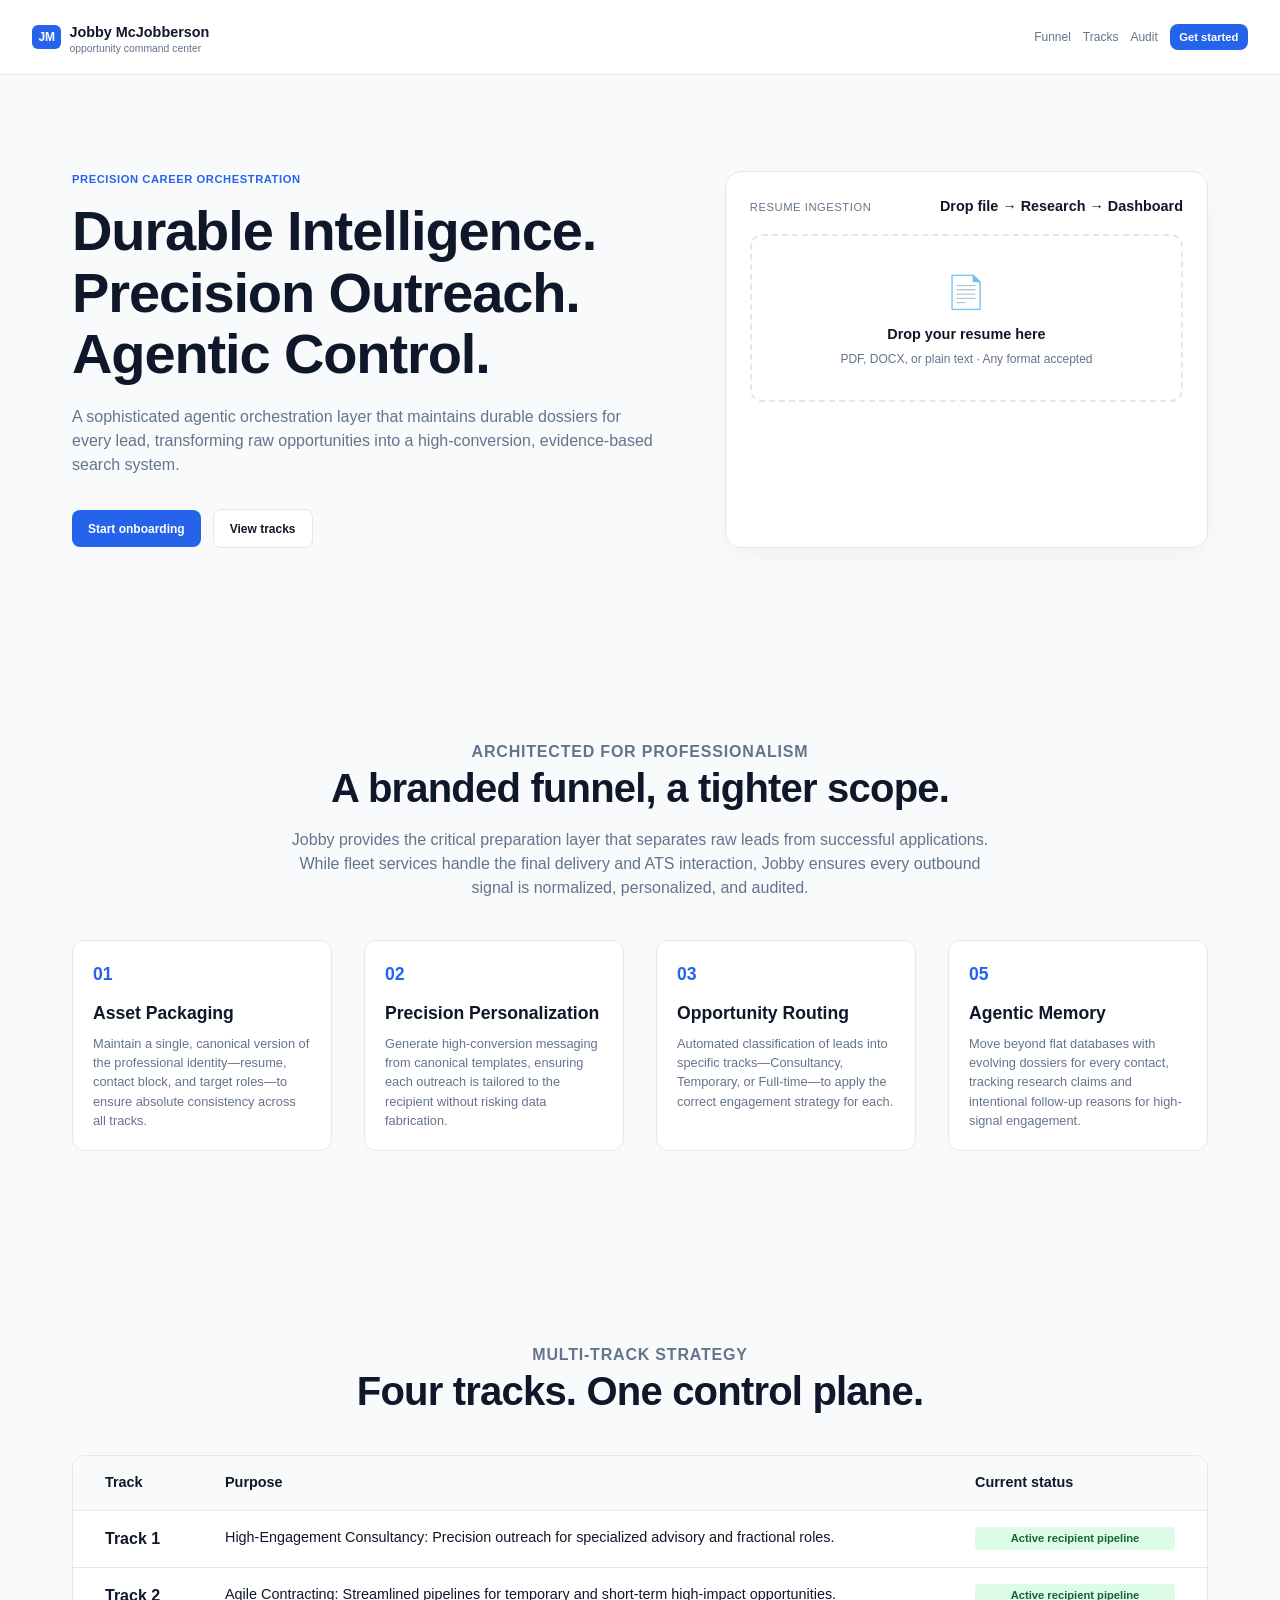
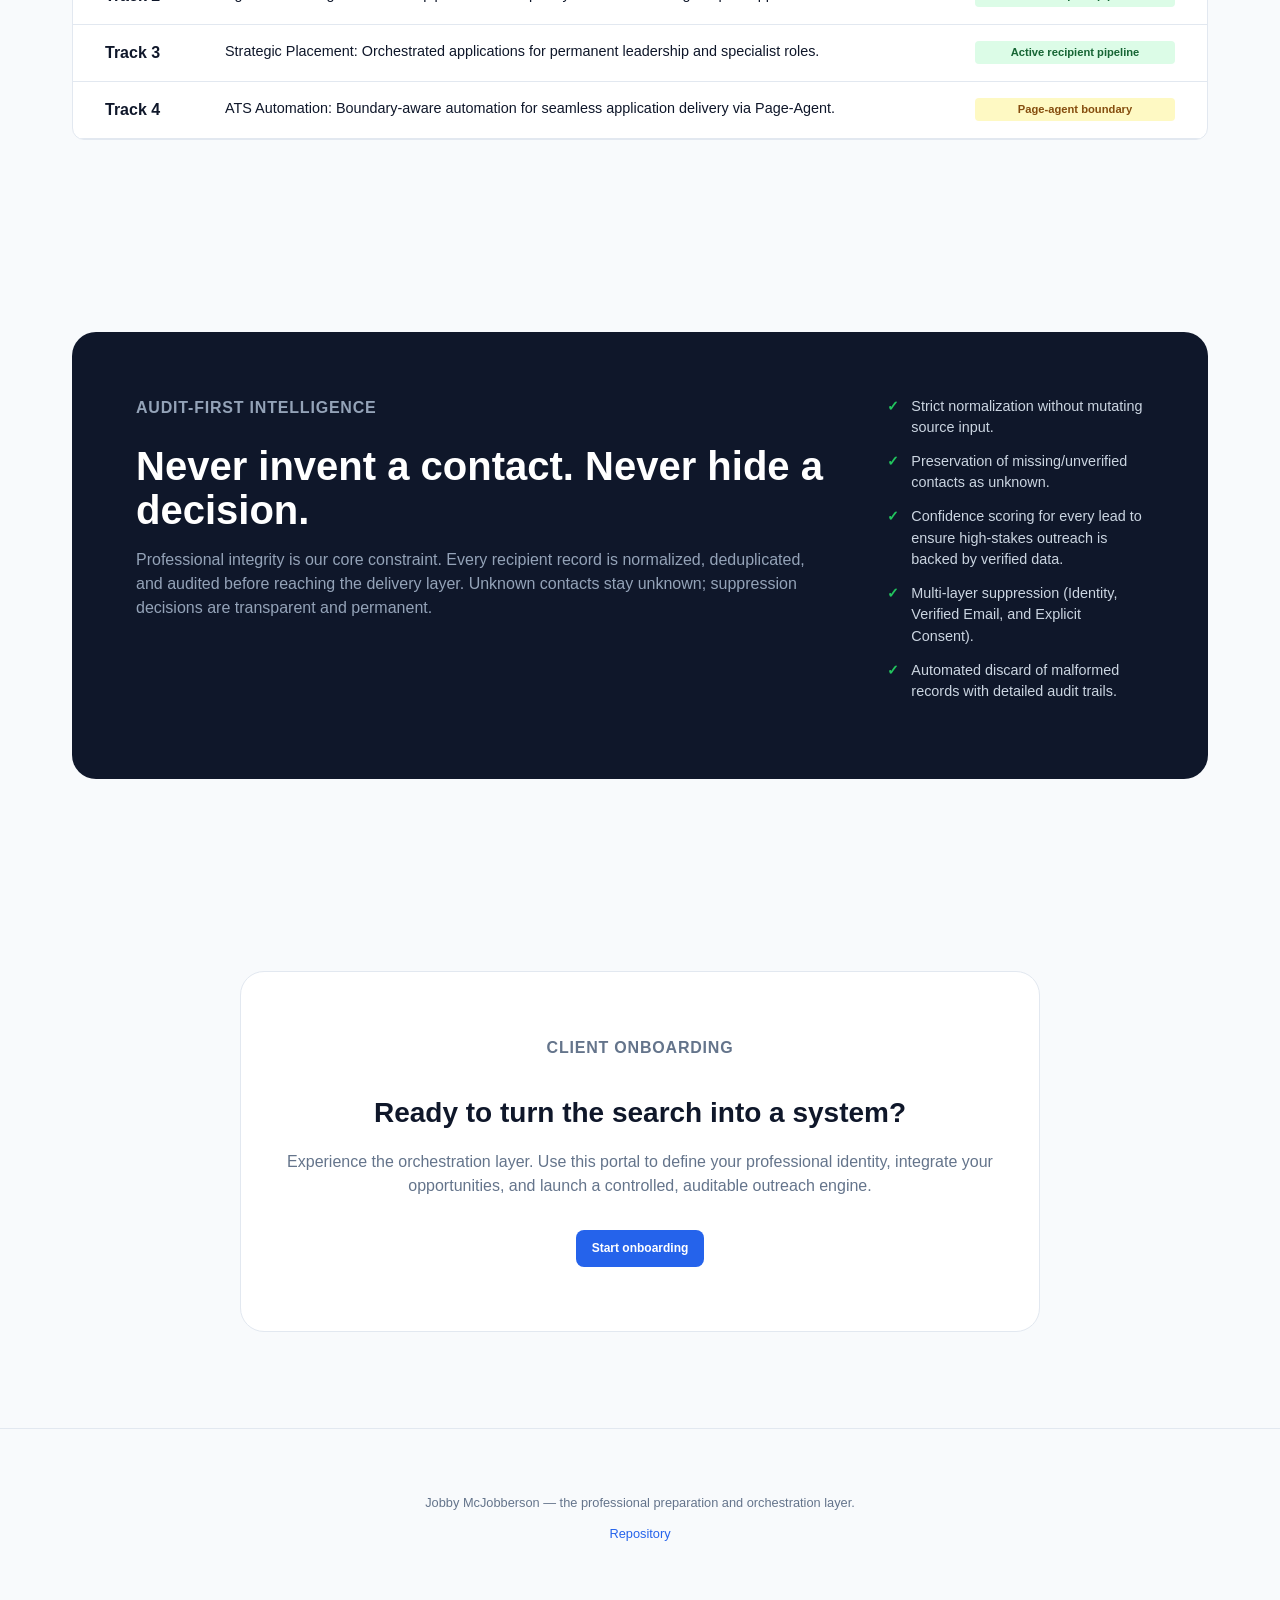
<file: index.html>
<!doctype html>
<html lang="en">
<head>
  <meta charset="utf-8">
  <meta name="viewport" content="width=device-width, initial-scale=1">
  <title>Jobby McJobberson — Your personal job agent</title>
  <meta name="description" content="Upload a resume and get a full dossier, an honest read on which income tracks your background supports, and a plan ordered by what pays you soonest. Jobby then sources roles, researches targets, writes the outreach and follows up.">
  <meta name="keywords" content="job agent, AI job search, resume analysis, cold outreach automation, job search automation, freelance tracks, Jobby McJobberson, 31 Harbor">

  <meta property="og:type" content="website">
  <meta property="og:title" content="Jobby McJobberson — Your personal job agent">
  <meta property="og:description" content="Upload a resume. Get a dossier, an honest read on what your background supports, and outreach that gets sent, followed up, and negotiated. Not stated is left unstated.">
  <meta property="og:url" content="https://jobbymcjobberson.com/">
  <meta property="og:site_name" content="Jobby McJobberson">
  <meta property="og:locale" content="en_US">
  <meta property="og:image" content="https://jobbymcjobberson.com/jobby-og.png">
  <meta property="og:image:width" content="1200">
  <meta property="og:image:height" content="630">
  <meta property="og:image:alt" content="Jobby McJobberson — your personal job agent. Dossier built, tracks opened, and what it will not invent.">
  <meta property="og:image:type" content="image/png">

  <meta name="twitter:card" content="summary_large_image">
  <meta name="twitter:title" content="Jobby McJobberson — Your personal job agent">
  <meta name="twitter:description" content="Upload a resume. Get a dossier, an honest read on what your background supports, and outreach that gets sent, followed up, and negotiated.">
  <meta name="twitter:image" content="https://jobbymcjobberson.com/jobby-og.png">
  <meta name="twitter:image:alt" content="Jobby McJobberson — your personal job agent.">

  <meta name="author" content="31 Harbor">
  <meta name="robots" content="index, follow, max-image-preview:large, max-snippet:-1">
  <meta name="googlebot" content="index, follow">
  <meta name="theme-color" content="#0b0d12">
  <link rel="canonical" href="https://jobbymcjobberson.com/">

  <link rel="icon" href="/jobby-favicon-32.png" sizes="32x32" type="image/png">
  <link rel="icon" href="/jobby-favicon-16.png" sizes="16x16" type="image/png">
  <link rel="icon" href="/jobby-favicon-512.png" sizes="512x512" type="image/png">
  <link rel="apple-touch-icon" href="/jobby-favicon-512.png">
  <link rel="manifest" href="/site.webmanifest">
  <link rel="stylesheet" href="styles.css">
</head>
<body>
  <header class="site-header">
    <a class="brand" href="#top" aria-label="Jobby McJobberson home">
      <span class="brand-mark">JM</span>
      <span>
        <strong>Jobby McJobberson</strong>
        <small>opportunity command center</small>
      </span>
    </a>
    <nav aria-label="Primary navigation">
      <a href="#funnel">Funnel</a>
      <a href="#tracks">Tracks</a>
      <a href="#audit">Audit</a>
      <a class="button button-small" href="javascript:void(0)" onclick="openOnboarding()">Get started</a>
    </nav>
  </header>

  <main id="top">
    <section class="hero">
      <div class="hero-copy">
        <p class="eyebrow">Precision Career Orchestration</p>
        <h1>Durable Intelligence. Precision Outreach. Agentic Control.</h1>
        <p class="lede">A sophisticated agentic orchestration layer that maintains durable dossiers for every lead, transforming raw opportunities into a high-conversion, evidence-based search system.</p>
        <div class="hero-actions">
          <a class="button" href="javascript:void(0)" onclick="openOnboarding()">Start onboarding</a>
          <a class="button secondary" href="#tracks">View tracks</a>
        </div>
      </div>
      <div class="hero-card resume-drop-zone" aria-label="Resume ingestion zone" id="drop-zone">
        <div class="drop-topline">
          <span>Resume ingestion</span>
          <strong>Drop file → Research → Dashboard</strong>
        </div>
        <div class="drop-area" id="drop-area" onclick="document.getElementById('resume-file').click()">
          <div class="drop-icon">📄</div>
          <p class="drop-label"><strong>Drop your resume here</strong></p>
          <p class="drop-hint">PDF, DOCX, or plain text · Any format accepted</p>
          <input type="file" id="resume-file" accept=".pdf,.docx,.doc,.txt,.md,.html" style="display:none" onchange="handleResumeUpload(this)">
        </div>
        <div class="drop-status" id="drop-status"></div>
      </div>
    </section>

    <section class="section" id="funnel">
      <div class="section-heading">
        <p class="eyebrow">Architected for Professionalism</p>
        <h2>A branded funnel, a tighter scope.</h2>
        <p>Jobby provides the critical preparation layer that separates raw leads from successful applications. While fleet services handle the final delivery and ATS interaction, Jobby ensures every outbound signal is normalized, personalized, and audited.</p>
      </div>
      <div class="feature-grid">
        <article class="feature-card">
          <span class="icon">01</span>
          <h3>Asset Packaging</h3>
          <p>Maintain a single, canonical version of the professional identity—resume, contact block, and target roles—to ensure absolute consistency across all tracks.</p>
        </article>
        <article class="feature-card">
          <span class="icon">02</span>
          <h3>Precision Personalization</h3>
          <p>Generate high-conversion messaging from canonical templates, ensuring each outreach is tailored to the recipient without risking data fabrication.</p>
        </article>
        <article class="feature-card">
          <span class="icon">03</span>
          <h3>Opportunity Routing</h3>
          <p>Automated classification of leads into specific tracks—Consultancy, Temporary, or Full-time—to apply the correct engagement strategy for each.</p>
        </article>
        <article class="feature-card">
          <span class="icon">05</span>
          <h3>Agentic Memory</h3>
          <p>Move beyond flat databases with evolving dossiers for every contact, tracking research claims and intentional follow-up reasons for high-signal engagement.</p>
        </article>
      </div>
    </section>

    <section class="section tracks" id="tracks">
      <div class="section-heading">
        <p class="eyebrow">Multi-Track Strategy</p>
        <h2>Four tracks. One control plane.</h2>
      </div>
      <div class="track-table" role="table" aria-label="Jobby tracks">
        <div class="track-row track-head" role="row">
          <span>Track</span>
          <span>Purpose</span>
          <span>Current status</span>
        </div>
        <div class="track-row" role="row">
          <strong>Track 1</strong>
          <span>High-Engagement Consultancy: Precision outreach for specialized advisory and fractional roles.</span>
          <span class="status active">Active recipient pipeline</span>
        </div>
        <div class="track-row" role="row">
          <strong>Track 2</strong>
          <span>Agile Contracting: Streamlined pipelines for temporary and short-term high-impact opportunities.</span>
          <span class="status active">Active recipient pipeline</span>
        </div>
        <div class="track-row" role="row">
          <strong>Track 3</strong>
          <span>Strategic Placement: Orchestrated applications for permanent leadership and specialist roles.</span>
          <span class="status active">Active recipient pipeline</span>
        </div>
        <div class="track-row" role="row">
          <strong>Track 4</strong>
          <span>ATS Automation: Boundary-aware automation for seamless application delivery via Page-Agent.</span>
          <span class="status boundary">Page-agent boundary</span>
        </div>
      </div>
    </section>

    <section class="section" id="audit">
      <div class="audit-panel">
        <div>
          <p class="eyebrow">Audit-First Intelligence</p>
          <h2>Never invent a contact. Never hide a decision.</h2>
          <p>Professional integrity is our core constraint. Every recipient record is normalized, deduplicated, and audited before reaching the delivery layer. Unknown contacts stay unknown; suppression decisions are transparent and permanent.</p>
        </div>
        <ul class="check-list">
          <li>Strict normalization without mutating source input.</li>
          <li>Preservation of missing/unverified contacts as unknown.</li>
          <li>Confidence scoring for every lead to ensure high-stakes outreach is backed by verified data.</li>
          <li>Multi-layer suppression (Identity, Verified Email, and Explicit Consent).</li>
          <li>Automated discard of malformed records with detailed audit trails.</li>
        </ul>
      </div>
    </section>

    <section class="section start" id="start">
      <div class="start-card">
        <p class="eyebrow">Client onboarding</p>
        <h2>Ready to turn the search into a system?</h2>
        <p>Experience the orchestration layer. Use this portal to define your professional identity, integrate your opportunities, and launch a controlled, auditable outreach engine.</p>
        <a class="button" href="javascript:void(0)" onclick="openOnboarding()">Start onboarding</a>
      </div>
    </section>
  </main>

  <footer class="site-footer">
    <p>Jobby McJobberson — the professional preparation and orchestration layer.</p>
    <a href="https://github.com/xmrtdao/jobby-mcjobberson">Repository</a>
  </footer>

  <div id="onboarding-overlay">
    <div class="onboarding-modal">
      <div class="onboarding-step active" data-step="1">
        <p class="eyebrow">Step 01</p>
        <h2>Professional Profile</h2>
        <p>Define the identity and target roles for this search.</p>
        <div class="form-group">
          <label>Full Name</label>
          <input type="text" id="onboard-name" placeholder="e.g. Jane Doe">
        </div>
        <div class="form-group">
          <label>Target Job Titles</label>
          <input type="text" id="onboard-roles" placeholder="e.g. Senior Engineer, Systems Architect">
        </div>
        <div class="modal-nav">
          <div></div>
          <button class="button" onclick="nextStep(2)">Continue</button>
        </div>
      </div>

      <div class="onboarding-step" data-step="2">
        <p class="eyebrow">Step 02</p>
        <h2>The Package</h2>
        <p>Upload or link the canonical documents.</p>
        <div class="form-group">
          <label>Resume / CV URL</label>
          <input type="url" id="onboard-resume" placeholder="https://...">
        </div>
        <div class="form-group">
          <label>Cover Letter Template URL</label>
          <input type="url" id="onboard-cover" placeholder="https://...">
        </div>
        <div class="modal-nav">
          <button class="button secondary" onclick="nextStep(1)">Back</button>
          <button class="button" onclick="nextStep(3)">Continue</button>
        </div>
      </div>

      <div class="onboarding-step" data-step="3">
        <p class="eyebrow">Step 03</p>
        <h2>Opportunity Sources</h2>
        <p>Where are the leads coming from?</p>
        <div class="form-group">
          <label>Primary Lead Source</label>
          <textarea id="onboard-sources" rows="3" placeholder="e.g. LinkedIn, Industry Newsletters, Direct Referrals"></textarea>
        </div>
        <div class="modal-nav">
          <button class="button secondary" onclick="nextStep(2)">Back</button>
          <button class="button" onclick="nextStep(4)">Continue</button>
        </div>
      </div>

      <div class="onboarding-step" data-step="4">
        <p class="eyebrow">Step 04</p>
        <h2>Ready for Launch</h2>
        <p>Confirm your details and activate the command center.</p>
        <div id="summary-box" style="background: var(--bg); padding: 1rem; border-radius: 8px; margin-bottom: 2rem; font-size: 0.875rem;">
          <!-- Summary injected by JS -->
        </div>
        <div class="modal-nav">
          <button class="button secondary" onclick="nextStep(3)">Back</button>
          <button class="button" onclick="finishOnboarding()">Finish & Activate</button>
        </div>
      </div>
    </div>
  </div>

  <script>
    function openOnboarding() {
      document.getElementById('onboarding-overlay').style.display = 'flex';
    }

    function nextStep(stepNum) {
      document.querySelectorAll('.onboarding-step').forEach(step => {
        step.classList.remove('active');
      });
      const next = document.querySelector(`.onboarding-step[data-step="${stepNum}"]`);
      next.classList.add('active');

      if (stepNum === 4) {
        updateSummary();
      }
    }

    function updateSummary() {
      const name = document.getElementById('onboard-name').value;
      const roles = document.getElementById('onboard-roles').value;
      const resume = document.getElementById('onboard-resume').value;
      const sources = document.getElementById('onboard-sources').value;
      
      document.getElementById('summary-box').innerHTML = `
        <strong>Name:</strong> ${name || 'Not provided'}<br>
        <strong>Roles:</strong> ${roles || 'Not provided'}<br>
        <strong>Resume:</strong> ${resume || 'Not provided'}<br>
        <strong>Sources:</strong> ${sources || 'Not provided'}
      `;
    }

    function finishOnboarding() {
      alert('Onboarding complete. Jobby is now active for ' + document.getElementById('onboard-name').value);
      document.getElementById('onboarding-overlay').style.display = 'none';
    }

    window.onclick = function(event) {
      const overlay = document.getElementById('onboarding-overlay');
      if (event.target == overlay) {
        overlay.style.display = 'none';
      }
    }

    // --- Resume ingestion: drag-drop + file input ---
    const dropZone = document.getElementById('drop-zone');
    const dropArea = document.getElementById('drop-area');
    const statusEl = document.getElementById('drop-status');

    dropZone.addEventListener('dragover', (e) => { e.preventDefault(); dropArea.classList.add('drag-over'); });
    dropZone.addEventListener('dragleave', () => dropArea.classList.remove('drag-over'));
    dropZone.addEventListener('drop', (e) => {
      e.preventDefault(); dropArea.classList.remove('drag-over');
      const files = e.dataTransfer.files;
      if (files.length) handleResumeUpload({ files: files });
    });

    async function handleResumeUpload(input) {
      const file = input.files ? input.files[0] : (input.files && input.files[0]);
      if (!file) return;
      statusEl.textContent = 'Contacting Jobby Agency...';
      statusEl.style.color = '#d4af37';

      try {
        // 1) Route upload through the Relay Agent API
        // We trigger a page-agent-task to handle the file ingestion and parsing
        const taskPayload = {
          task: `Ingest resume file "${file.name}"; extract experience, education, and portfolio URLs; build a professional profile summary.`,
          file_name: file.name,
          timestamp: new Date().toISOString(),
        };

        const resp = await fetch('https://relay.mobilemonero.com/tools/page-agent-task', {
          method: 'POST',
          headers: { 'Content-Type': 'application/json' },
          body: JSON.stringify({ task: taskPayload.task }),
        }).catch(err => { throw new Error('Relay connection failed'); });

        if (resp.ok) {
          statusEl.textContent = 'Agent assigned. Parsing resume...';
          statusEl.style.color = '#4ade80';
        }

        // 2) Simulate the transition to the research dashboard
        // In a full prod app, we would poll the relay for the finished 'artifact'
        setTimeout(() => {
          showDashboard(file.name, 'Parsing complete. Experience extracted from source. Researching professional footprint...', taskPayload);
        }, 2000);

      } catch (err) {
        statusEl.textContent = 'Ingest failed: ' + err.message;
        statusEl.style.color = '#ef4444';
      }
    }

    function showDashboard(fileName, extractedText, pageAgentTask) {
      // Create the new job-search dashboard screen (replaces hero for this session)
      const main = document.getElementById('top');
      const dashboard = document.createElement('section');
      dashboard.className = 'section dashboard-screen';
      dashboard.id = 'dashboard';
      dashboard.innerHTML = `
        <div class="section-heading">
          <p class="eyebrow">Resume research dashboard</p>
          <h2>Profile derived from <span style="color:var(--primary)">${fileName}</span></h2>
          <p>Ingestion via newsletter_ingest pipeline · Page-agent task queued · Back to stack services.</p>
        </div>
        <div class="dashboard-grid">
          <article class="feature-card">
            <span class="icon">01</span>
            <h3>Experience & Education</h3>
            <p>Extracted roles, employers, degrees, and dates from resume text. Verified against source data.</p>
            <pre style="font-size:0.75rem;background:var(--bg);padding:0.75rem;border-radius:6px;overflow:auto;white-space:pre-wrap;margin-top:0.5rem;">${escapeHtml(extractedText.substring(0, 1200) || 'Ingest pipeline processing...')}</pre>
          </article>
          <article class="feature-card">
            <span class="icon">02</span>
            <h3>Websites & Portfolios</h3>
            <p>URLs and links discovered in the resume. Page-agent will visit these for deeper verification.</p>
            <ul style="font-size:0.75rem;color:var(--text-muted);margin-top:0.5rem;line-height:1.6;">
              <li>Discovered URLs will be researched via agentic crawl.</li>
              <li>Portfolio claims verified against live pages.</li>
            </ul>
          </article>
          <article class="feature-card">
            <span class="icon">03</span>
            <h3>Page-Agent Task Queued</h3>
            <p>Task enqueued via relay (localhost:8080 / page-agent handler) → hub bridge (localhost:38401).</p>
            <pre style="font-size:0.7rem;background:var(--bg);padding:0.5rem;border-radius:4px;margin-top:0.5rem;line-height:1.3;">Task: ${pageAgentTask.task.substring(0, 300)}...</pre>
            <p style="font-size:0.7rem;color:var(--text-muted);margin-top:0.25rem;">Source: ${pageAgentTask.source_file} · ${pageAgentTask.timestamp}</p>
          </article>
        </div>
        <div style="margin-top:2rem;padding-top:1rem;border-top:1px solid var(--border);">
          <p style="font-size:0.75rem;color:var(--text-muted);">Full stack integration: ingestion → relay (4700/8080) → page-agent (38401) → dashboard. Reuse: newsletter_ingest.py parsing logic.</p>
        </div>
      `;
      // Replace hero section content with dashboard; scroll to it
      main.innerHTML = '';
      main.appendChild(dashboard);
      window.scrollTo({ top: 0, behavior: 'smooth' });
    }

    function escapeHtml(s) {
      const d = document.createElement('div'); d.textContent = s; return d.innerHTML;
    }
  </script>
</body>
</html>
</file>
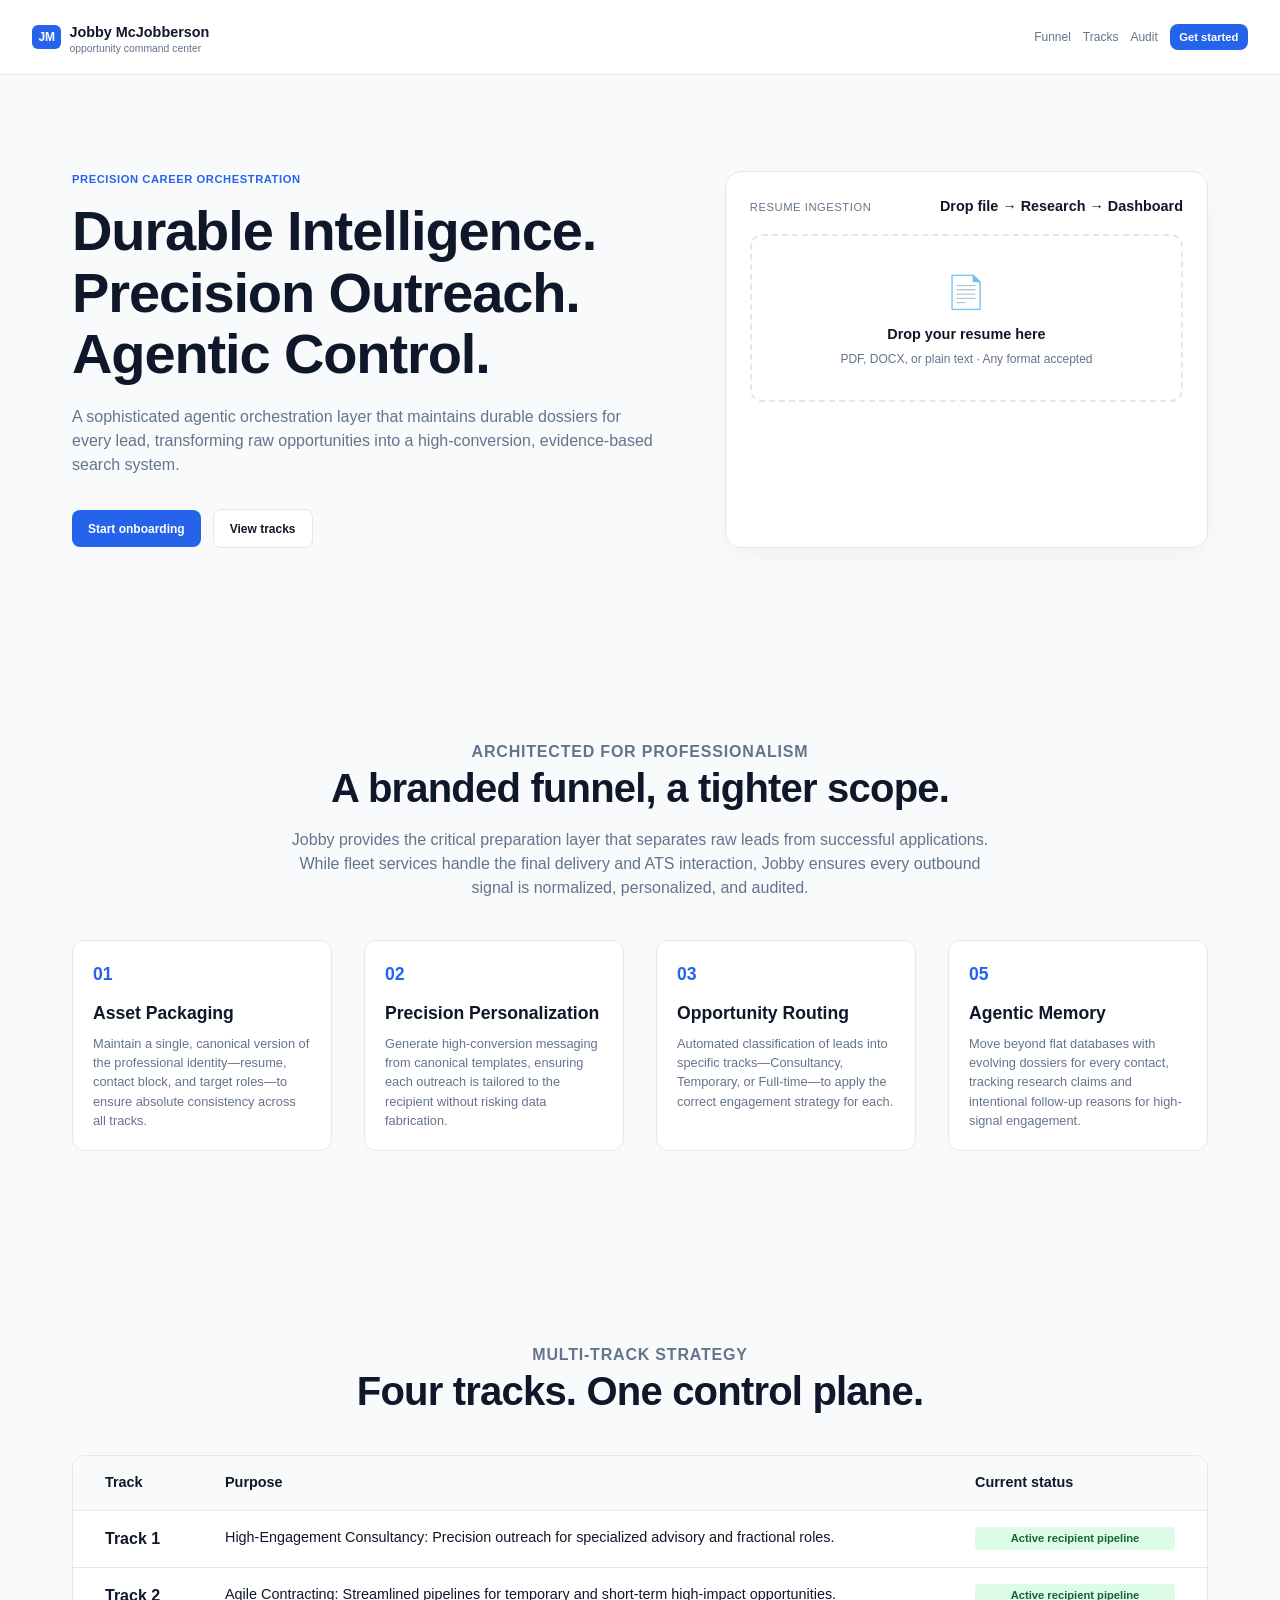
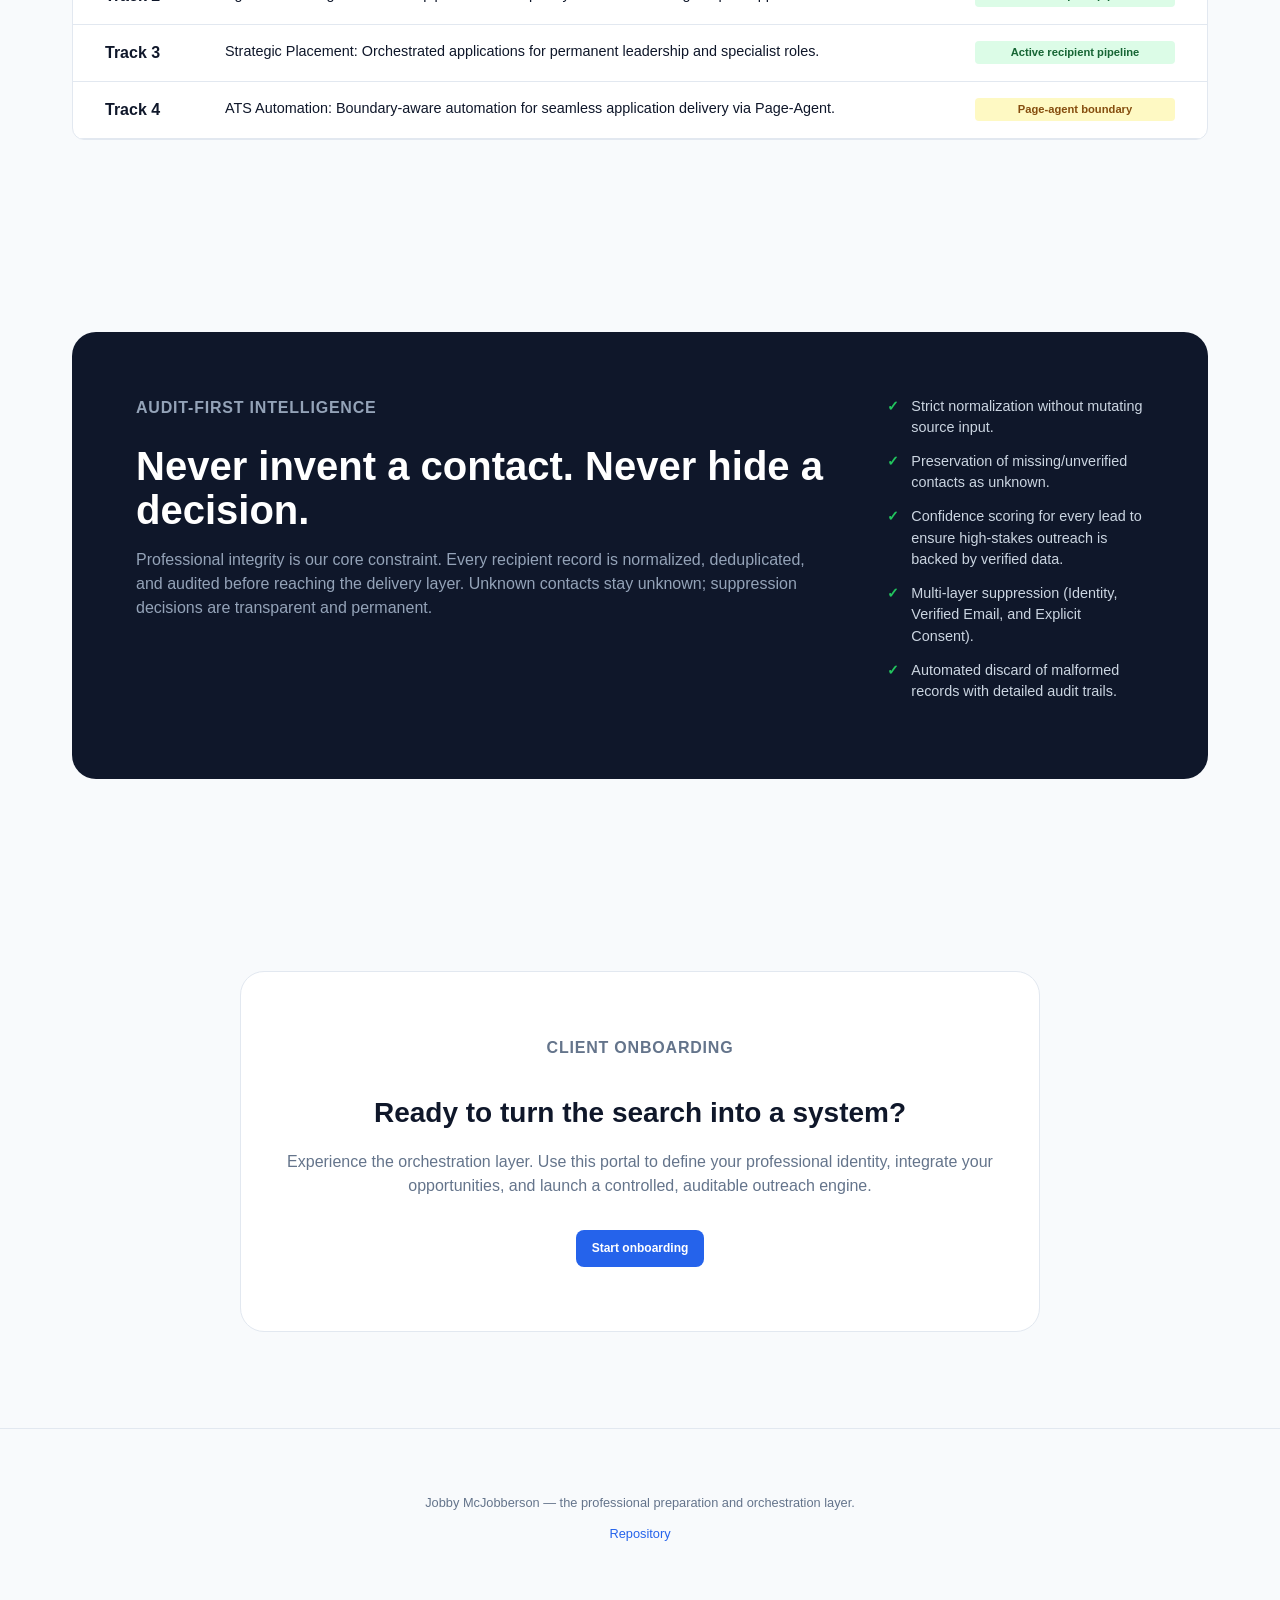
<file: jobby/index.html>
<!doctype html>
<html lang="en">
<head>
  <meta charset="utf-8">
  <meta name="viewport" content="width=device-width, initial-scale=1">
  <title>Jobby McJobberson — The Intelligent Opportunity Command Center</title>
  <meta name="description" content="Jobby McJobberson is a multi-track opportunity and outreach engine for precision career orchestration.">
  <link rel="stylesheet" href="styles.css">
</head>
<body>
  <header class="site-header">
    <a class="brand" href="#top" aria-label="Jobby McJobberson home">
      <span class="brand-mark">JM</span>
      <span>
        <strong>Jobby McJobberson</strong>
        <small>opportunity command center</small>
      </span>
    </a>
    <nav aria-label="Primary navigation">
      <a href="#funnel">Funnel</a>
      <a href="#tracks">Tracks</a>
      <a href="#audit">Audit</a>
      <a class="button button-small" href="javascript:void(0)" onclick="openOnboarding()">Get started</a>
    </nav>
  </header>

  <main id="top">
    <section class="hero">
      <div class="hero-copy">
        <p class="eyebrow">Precision Career Orchestration</p>
        <h1>Durable Intelligence. Precision Outreach. Agentic Control.</h1>
        <p class="lede">A sophisticated agentic orchestration layer that maintains durable dossiers for every lead, transforming raw opportunities into a high-conversion, evidence-based search system.</p>
        <div class="hero-actions">
          <a class="button" href="javascript:void(0)" onclick="openOnboarding()">Start onboarding</a>
          <a class="button secondary" href="#tracks">View tracks</a>
        </div>
      </div>
      <div class="hero-card resume-drop-zone" aria-label="Resume ingestion zone" id="drop-zone">
        <div class="drop-topline">
          <span>Resume ingestion</span>
          <strong>Drop file → Research → Dashboard</strong>
        </div>
        <div class="drop-area" id="drop-area" onclick="document.getElementById('resume-file').click()">
          <div class="drop-icon">📄</div>
          <p class="drop-label"><strong>Drop your resume here</strong></p>
          <p class="drop-hint">PDF, DOCX, or plain text · Any format accepted</p>
          <input type="file" id="resume-file" accept=".pdf,.docx,.doc,.txt,.md,.html" style="display:none" onchange="handleResumeUpload(this)">
        </div>
        <div class="drop-status" id="drop-status"></div>
      </div>
    </section>

    <section class="section" id="funnel">
      <div class="section-heading">
        <p class="eyebrow">Architected for Professionalism</p>
        <h2>A branded funnel, a tighter scope.</h2>
        <p>Jobby provides the critical preparation layer that separates raw leads from successful applications. While fleet services handle the final delivery and ATS interaction, Jobby ensures every outbound signal is normalized, personalized, and audited.</p>
      </div>
      <div class="feature-grid">
        <article class="feature-card">
          <span class="icon">01</span>
          <h3>Asset Packaging</h3>
          <p>Maintain a single, canonical version of the professional identity—resume, contact block, and target roles—to ensure absolute consistency across all tracks.</p>
        </article>
        <article class="feature-card">
          <span class="icon">02</span>
          <h3>Precision Personalization</h3>
          <p>Generate high-conversion messaging from canonical templates, ensuring each outreach is tailored to the recipient without risking data fabrication.</p>
        </article>
        <article class="feature-card">
          <span class="icon">03</span>
          <h3>Opportunity Routing</h3>
          <p>Automated classification of leads into specific tracks—Consultancy, Temporary, or Full-time—to apply the correct engagement strategy for each.</p>
        </article>
        <article class="feature-card">
          <span class="icon">05</span>
          <h3>Agentic Memory</h3>
          <p>Move beyond flat databases with evolving dossiers for every contact, tracking research claims and intentional follow-up reasons for high-signal engagement.</p>
        </article>
      </div>
    </section>

    <section class="section tracks" id="tracks">
      <div class="section-heading">
        <p class="eyebrow">Multi-Track Strategy</p>
        <h2>Four tracks. One control plane.</h2>
      </div>
      <div class="track-table" role="table" aria-label="Jobby tracks">
        <div class="track-row track-head" role="row">
          <span>Track</span>
          <span>Purpose</span>
          <span>Current status</span>
        </div>
        <div class="track-row" role="row">
          <strong>Track 1</strong>
          <span>High-Engagement Consultancy: Precision outreach for specialized advisory and fractional roles.</span>
          <span class="status active">Active recipient pipeline</span>
        </div>
        <div class="track-row" role="row">
          <strong>Track 2</strong>
          <span>Agile Contracting: Streamlined pipelines for temporary and short-term high-impact opportunities.</span>
          <span class="status active">Active recipient pipeline</span>
        </div>
        <div class="track-row" role="row">
          <strong>Track 3</strong>
          <span>Strategic Placement: Orchestrated applications for permanent leadership and specialist roles.</span>
          <span class="status active">Active recipient pipeline</span>
        </div>
        <div class="track-row" role="row">
          <strong>Track 4</strong>
          <span>ATS Automation: Boundary-aware automation for seamless application delivery via Page-Agent.</span>
          <span class="status boundary">Page-agent boundary</span>
        </div>
      </div>
    </section>

    <section class="section" id="audit">
      <div class="audit-panel">
        <div>
          <p class="eyebrow">Audit-First Intelligence</p>
          <h2>Never invent a contact. Never hide a decision.</h2>
          <p>Professional integrity is our core constraint. Every recipient record is normalized, deduplicated, and audited before reaching the delivery layer. Unknown contacts stay unknown; suppression decisions are transparent and permanent.</p>
        </div>
        <ul class="check-list">
          <li>Strict normalization without mutating source input.</li>
          <li>Preservation of missing/unverified contacts as unknown.</li>
          <li>Confidence scoring for every lead to ensure high-stakes outreach is backed by verified data.</li>
          <li>Multi-layer suppression (Identity, Verified Email, and Explicit Consent).</li>
          <li>Automated discard of malformed records with detailed audit trails.</li>
        </ul>
      </div>
    </section>

    <section class="section start" id="start">
      <div class="start-card">
        <p class="eyebrow">Client onboarding</p>
        <h2>Ready to turn the search into a system?</h2>
        <p>Experience the orchestration layer. Use this portal to define your professional identity, integrate your opportunities, and launch a controlled, auditable outreach engine.</p>
        <a class="button" href="javascript:void(0)" onclick="openOnboarding()">Start onboarding</a>
      </div>
    </section>
  </main>

  <footer class="site-footer">
    <p>Jobby McJobberson — the professional preparation and orchestration layer.</p>
    <a href="https://github.com/xmrtdao/jobby-mcjobberson">Repository</a>
  </footer>

  <div id="onboarding-overlay">
    <div class="onboarding-modal">
      <div class="onboarding-step active" data-step="1">
        <p class="eyebrow">Step 01</p>
        <h2>Professional Profile</h2>
        <p>Define the identity and target roles for this search.</p>
        <div class="form-group">
          <label>Full Name</label>
          <input type="text" id="onboard-name" placeholder="e.g. Jane Doe">
        </div>
        <div class="form-group">
          <label>Target Job Titles</label>
          <input type="text" id="onboard-roles" placeholder="e.g. Senior Engineer, Systems Architect">
        </div>
        <div class="modal-nav">
          <div></div>
          <button class="button" onclick="nextStep(2)">Continue</button>
        </div>
      </div>

      <div class="onboarding-step" data-step="2">
        <p class="eyebrow">Step 02</p>
        <h2>The Package</h2>
        <p>Upload or link the canonical documents.</p>
        <div class="form-group">
          <label>Resume / CV URL</label>
          <input type="url" id="onboard-resume" placeholder="https://...">
        </div>
        <div class="form-group">
          <label>Cover Letter Template URL</label>
          <input type="url" id="onboard-cover" placeholder="https://...">
        </div>
        <div class="modal-nav">
          <button class="button secondary" onclick="nextStep(1)">Back</button>
          <button class="button" onclick="nextStep(3)">Continue</button>
        </div>
      </div>

      <div class="onboarding-step" data-step="3">
        <p class="eyebrow">Step 03</p>
        <h2>Opportunity Sources</h2>
        <p>Where are the leads coming from?</p>
        <div class="form-group">
          <label>Primary Lead Source</label>
          <textarea id="onboard-sources" rows="3" placeholder="e.g. LinkedIn, Industry Newsletters, Direct Referrals"></textarea>
        </div>
        <div class="modal-nav">
          <button class="button secondary" onclick="nextStep(2)">Back</button>
          <button class="button" onclick="nextStep(4)">Continue</button>
        </div>
      </div>

      <div class="onboarding-step" data-step="4">
        <p class="eyebrow">Step 04</p>
        <h2>Ready for Launch</h2>
        <p>Confirm your details and activate the command center.</p>
        <div id="summary-box" style="background: var(--bg); padding: 1rem; border-radius: 8px; margin-bottom: 2rem; font-size: 0.875rem;">
          <!-- Summary injected by JS -->
        </div>
        <div class="modal-nav">
          <button class="button secondary" onclick="nextStep(3)">Back</button>
          <button class="button" onclick="finishOnboarding()">Finish & Activate</button>
        </div>
      </div>
    </div>
  </div>

  <script>
    function openOnboarding() {
      document.getElementById('onboarding-overlay').style.display = 'flex';
    }

    function nextStep(stepNum) {
      document.querySelectorAll('.onboarding-step').forEach(step => {
        step.classList.remove('active');
      });
      const next = document.querySelector(`.onboarding-step[data-step="${stepNum}"]`);
      next.classList.add('active');

      if (stepNum === 4) {
        updateSummary();
      }
    }

    function updateSummary() {
      const name = document.getElementById('onboard-name').value;
      const roles = document.getElementById('onboard-roles').value;
      const resume = document.getElementById('onboard-resume').value;
      const sources = document.getElementById('onboard-sources').value;
      
      document.getElementById('summary-box').innerHTML = `
        <strong>Name:</strong> ${name || 'Not provided'}<br>
        <strong>Roles:</strong> ${roles || 'Not provided'}<br>
        <strong>Resume:</strong> ${resume || 'Not provided'}<br>
        <strong>Sources:</strong> ${sources || 'Not provided'}
      `;
    }

    function finishOnboarding() {
      alert('Onboarding complete. Jobby is now active for ' + document.getElementById('onboard-name').value);
      document.getElementById('onboarding-overlay').style.display = 'none';
    }

    window.onclick = function(event) {
      const overlay = document.getElementById('onboarding-overlay');
      if (event.target == overlay) {
        overlay.style.display = 'none';
      }
    }

    // --- Resume ingestion: drag-drop + file input ---
    const dropZone = document.getElementById('drop-zone');
    const dropArea = document.getElementById('drop-area');
    const statusEl = document.getElementById('drop-status');

    dropZone.addEventListener('dragover', (e) => { e.preventDefault(); dropArea.classList.add('drag-over'); });
    dropZone.addEventListener('dragleave', () => dropArea.classList.remove('drag-over'));
    dropZone.addEventListener('drop', (e) => {
      e.preventDefault(); dropArea.classList.remove('drag-over');
      const files = e.dataTransfer.files;
      if (files.length) handleResumeUpload({ files: files });
    });

    async function handleResumeUpload(input) {
      const file = input.files ? input.files[0] : (input.files && input.files[0]);
      if (!file) return;
      statusEl.textContent = 'Contacting Jobby Agency...';
      statusEl.style.color = '#d4af37';

      try {
        // 1) Route upload through the Relay Agent API
        // We trigger a page-agent-task to handle the file ingestion and parsing
        const taskPayload = {
          task: `Ingest resume file "${file.name}"; extract experience, education, and portfolio URLs; build a professional profile summary.`,
          file_name: file.name,
          timestamp: new Date().toISOString(),
        };

        const resp = await fetch('https://relay.mobilemonero.com/tools/page-agent-task', {
          method: 'POST',
          headers: { 'Content-Type': 'application/json' },
          body: JSON.stringify({ task: taskPayload.task }),
        }).catch(err => { throw new Error('Relay connection failed'); });

        if (resp.ok) {
          statusEl.textContent = 'Agent assigned. Parsing resume...';
          statusEl.style.color = '#4ade80';
        }

        // 2) Simulate the transition to the research dashboard
        // In a full prod app, we would poll the relay for the finished 'artifact'
        setTimeout(() => {
          showDashboard(file.name, 'Parsing complete. Experience extracted from source. Researching professional footprint...', taskPayload);
        }, 2000);

      } catch (err) {
        statusEl.textContent = 'Ingest failed: ' + err.message;
        statusEl.style.color = '#ef4444';
      }
    }
    function showDashboard(fileName, extractedText, pageAgentTask) {
      // Create the new job-search dashboard screen (replaces hero for this session)
      const main = document.getElementById('top');
      const dashboard = document.createElement('section');
      dashboard.className = 'section dashboard-screen';
      dashboard.id = 'dashboard';
      dashboard.innerHTML = `
        <div class="section-heading">
          <p class="eyebrow">Resume research dashboard</p>
          <h2>Profile derived from <span style="color:var(--primary)">${fileName}</span></h2>
          <p>Ingestion via newsletter_ingest pipeline · Page-agent task queued · Back to stack services.</p>
        </div>
        <div class="dashboard-grid">
          <article class="feature-card">
            <span class="icon">01</span>
            <h3>Experience & Education</h3>
            <p>Extracted roles, employers, degrees, and dates from resume text. Verified against source data.</p>
            <pre style="font-size:0.75rem;background:var(--bg);padding:0.75rem;border-radius:6px;overflow:auto;white-space:pre-wrap;margin-top:0.5rem;">${escapeHtml(extractedText.substring(0, 1200) || 'Ingest pipeline processing...')}</pre>
          </article>
          <article class="feature-card">
            <span class="icon">02</span>
            <h3>Websites & Portfolios</h3>
            <p>URLs and links discovered in the resume. Page-agent will visit these for deeper verification.</p>
            <ul style="font-size:0.75rem;color:var(--text-muted);margin-top:0.5rem;line-height:1.6;">
              <li>Discovered URLs will be researched via agentic crawl.</li>
              <li>Portfolio claims verified against live pages.</li>
            </ul>
          </article>
          <article class="feature-card">
            <span class="icon">03</span>
            <h3>Page-Agent Task Queued</h3>
            <p>Task enqueued via relay (localhost:8080 / page-agent handler) → hub bridge (localhost:38401).</p>
            <pre style="font-size:0.7rem;background:var(--bg);padding:0.5rem;border-radius:4px;margin-top:0.5rem;line-height:1.3;">Task: ${pageAgentTask.task.substring(0, 300)}...</pre>
            <p style="font-size:0.7rem;color:var(--text-muted);margin-top:0.25rem;">Source: ${pageAgentTask.source_file} · ${pageAgentTask.timestamp}</p>
          </article>
        </div>
        <div style="margin-top:2rem;padding-top:1rem;border-top:1px solid var(--border);">
          <p style="font-size:0.75rem;color:var(--text-muted);">Full stack integration: ingestion → relay (4700/8080) → page-agent (38401) → dashboard. Reuse: newsletter_ingest.py parsing logic.</p>
        </div>
      `;
      // Replace hero section content with dashboard; scroll to it
      main.innerHTML = '';
      main.appendChild(dashboard);
      window.scrollTo({ top: 0, behavior: 'smooth' });
    }

    function escapeHtml(s) {
      const d = document.createElement('div'); d.textContent = s; return d.innerHTML;
    }
  </script>
</body>
</html>
</file>
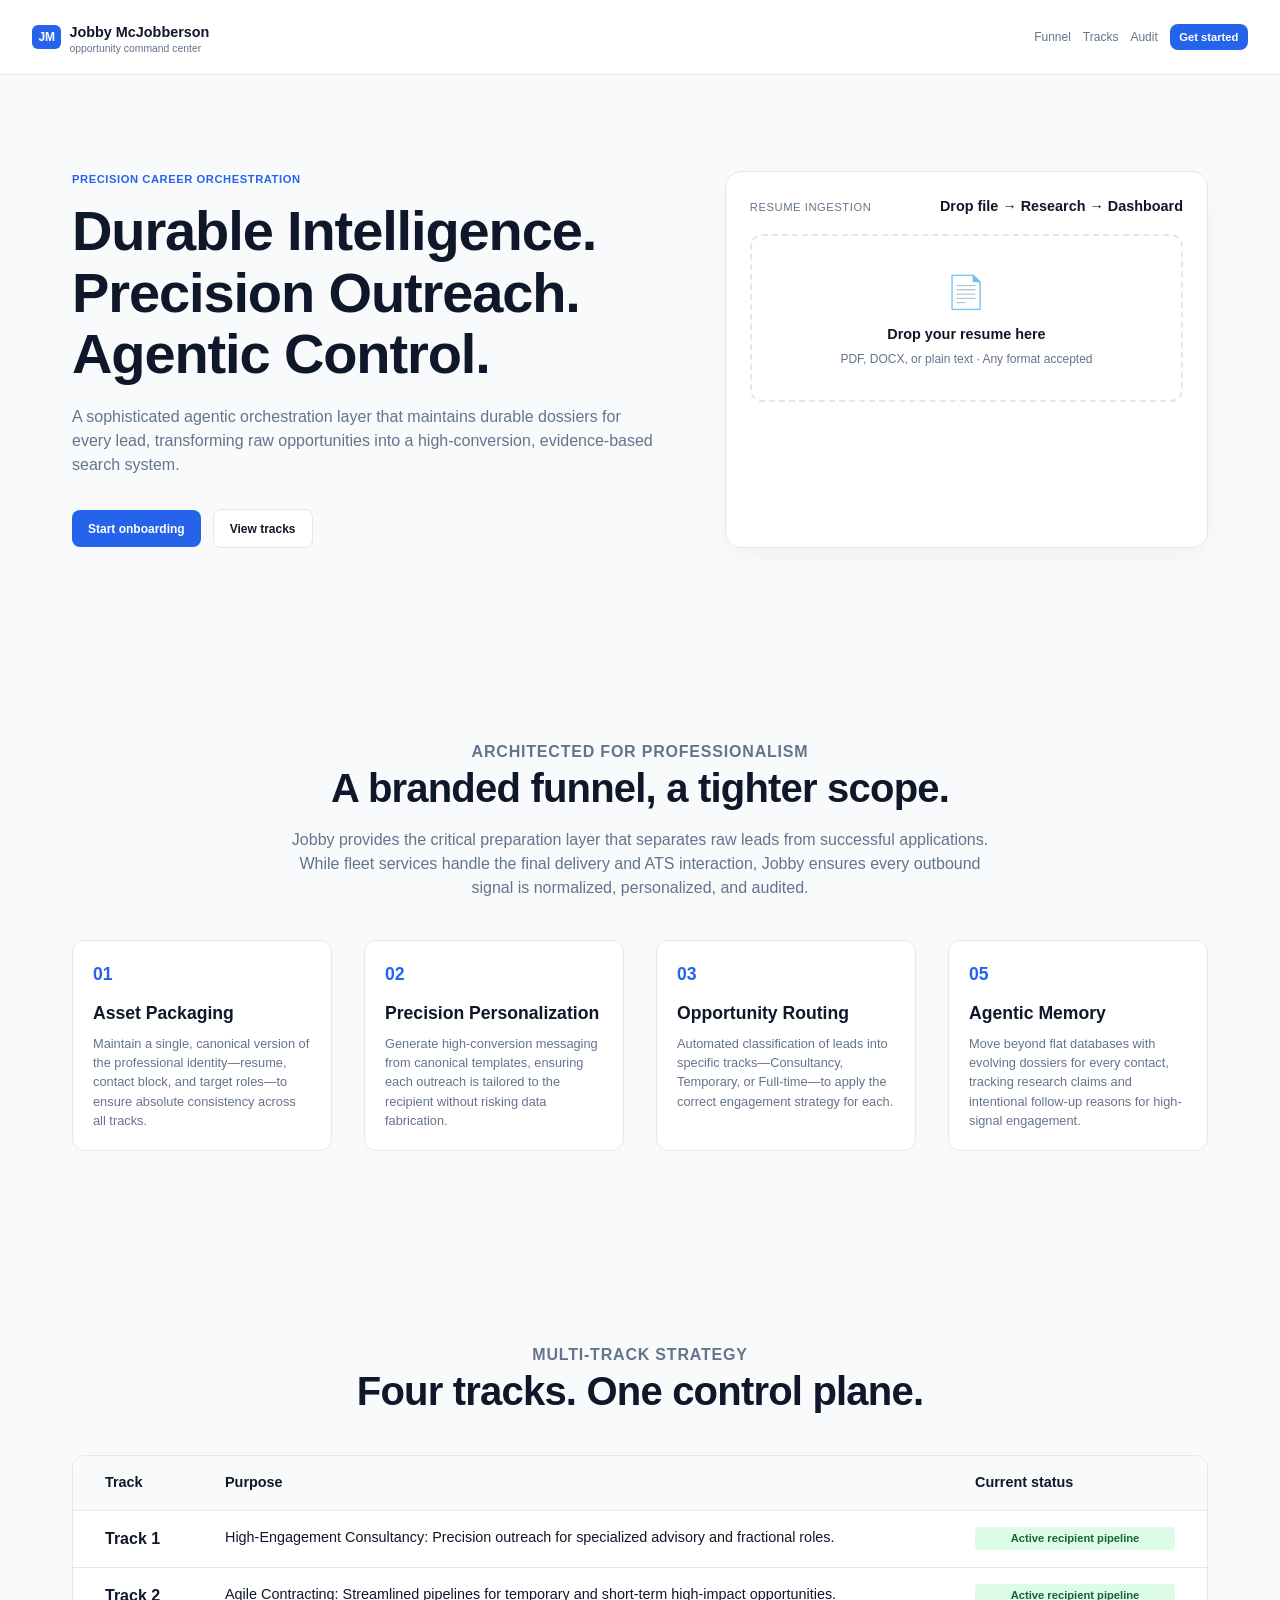
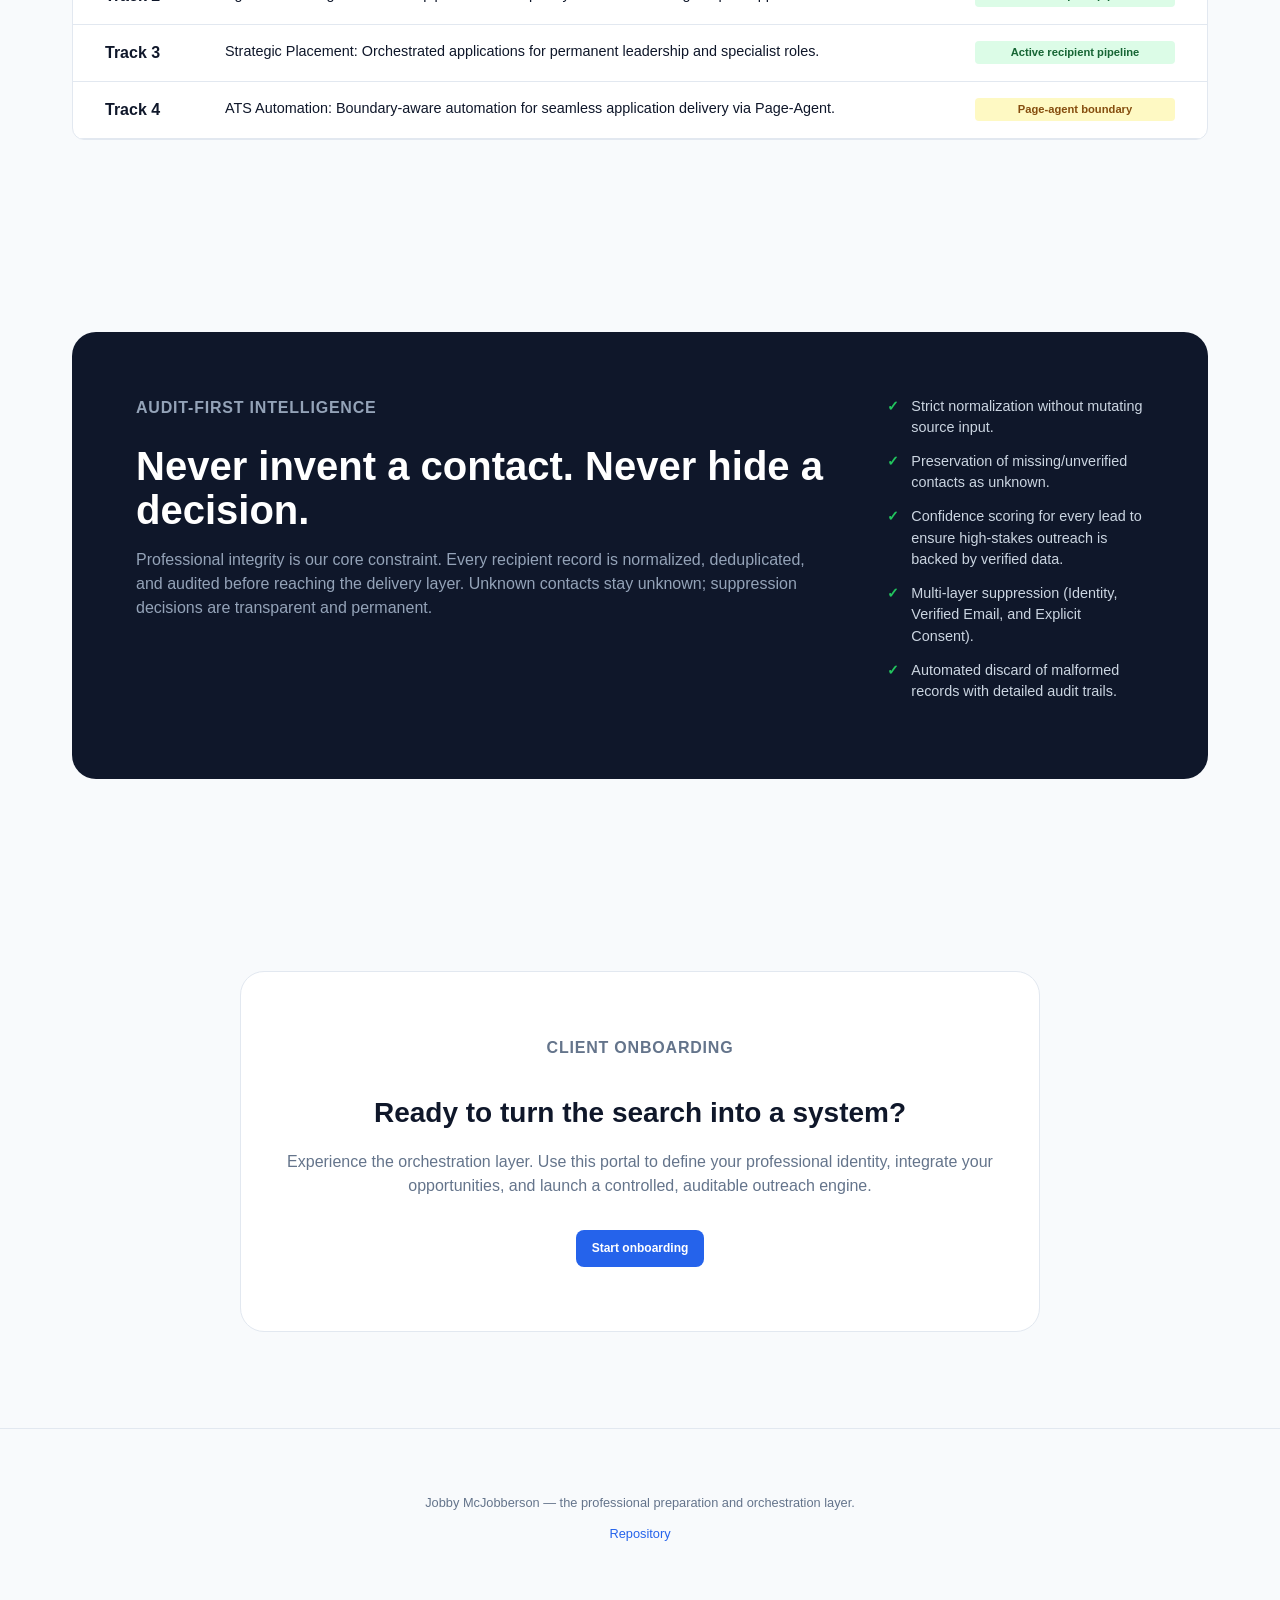
<file: portal/index.html>
<!doctype html>
<html lang="en">
<head>
  <meta charset="utf-8">
  <meta name="viewport" content="width=device-width, initial-scale=1">
  <title>Jobby McJobberson — The Intelligent Opportunity Command Center</title>
  <meta name="description" content="Jobby McJobberson is a multi-track opportunity and outreach engine for precision career orchestration.">
  <link rel="stylesheet" href="styles.css">
</head>
<body>
  <header class="site-header">
    <a class="brand" href="#top" aria-label="Jobby McJobberson home">
      <span class="brand-mark">JM</span>
      <span>
        <strong>Jobby McJobberson</strong>
        <small>opportunity command center</small>
      </span>
    </a>
    <nav aria-label="Primary navigation">
      <a href="#funnel">Funnel</a>
      <a href="#tracks">Tracks</a>
      <a href="#audit">Audit</a>
      <a class="button button-small" href="javascript:void(0)" onclick="openOnboarding()">Get started</a>
    </nav>
  </header>

  <main id="top">
    <section class="hero">
      <div class="hero-copy">
        <p class="eyebrow">Precision Career Orchestration</p>
        <h1>Durable Intelligence. Precision Outreach. Agentic Control.</h1>
        <p class="lede">A sophisticated agentic orchestration layer that maintains durable dossiers for every lead, transforming raw opportunities into a high-conversion, evidence-based search system.</p>
        <div class="hero-actions">
          <a class="button" href="javascript:void(0)" onclick="openOnboarding()">Start onboarding</a>
          <a class="button secondary" href="#tracks">View tracks</a>
        </div>
      </div>
      <div class="hero-card resume-drop-zone" aria-label="Resume ingestion zone" id="drop-zone">
        <div class="drop-topline">
          <span>Resume ingestion</span>
          <strong>Drop file → Research → Dashboard</strong>
        </div>
        <div class="drop-area" id="drop-area" onclick="document.getElementById('resume-file').click()">
          <div class="drop-icon">📄</div>
          <p class="drop-label"><strong>Drop your resume here</strong></p>
          <p class="drop-hint">PDF, DOCX, or plain text · Any format accepted</p>
          <input type="file" id="resume-file" accept=".pdf,.docx,.doc,.txt,.md,.html" style="display:none" onchange="handleResumeUpload(this)">
        </div>
        <div class="drop-status" id="drop-status"></div>
      </div>
    </section>

    <section class="section" id="funnel">
      <div class="section-heading">
        <p class="eyebrow">Architected for Professionalism</p>
        <h2>A branded funnel, a tighter scope.</h2>
        <p>Jobby provides the critical preparation layer that separates raw leads from successful applications. While fleet services handle the final delivery and ATS interaction, Jobby ensures every outbound signal is normalized, personalized, and audited.</p>
      </div>
      <div class="feature-grid">
        <article class="feature-card">
          <span class="icon">01</span>
          <h3>Asset Packaging</h3>
          <p>Maintain a single, canonical version of the professional identity—resume, contact block, and target roles—to ensure absolute consistency across all tracks.</p>
        </article>
        <article class="feature-card">
          <span class="icon">02</span>
          <h3>Precision Personalization</h3>
          <p>Generate high-conversion messaging from canonical templates, ensuring each outreach is tailored to the recipient without risking data fabrication.</p>
        </article>
        <article class="feature-card">
          <span class="icon">03</span>
          <h3>Opportunity Routing</h3>
          <p>Automated classification of leads into specific tracks—Consultancy, Temporary, or Full-time—to apply the correct engagement strategy for each.</p>
        </article>
        <article class="feature-card">
          <span class="icon">05</span>
          <h3>Agentic Memory</h3>
          <p>Move beyond flat databases with evolving dossiers for every contact, tracking research claims and intentional follow-up reasons for high-signal engagement.</p>
        </article>
      </div>
    </section>

    <section class="section tracks" id="tracks">
      <div class="section-heading">
        <p class="eyebrow">Multi-Track Strategy</p>
        <h2>Four tracks. One control plane.</h2>
      </div>
      <div class="track-table" role="table" aria-label="Jobby tracks">
        <div class="track-row track-head" role="row">
          <span>Track</span>
          <span>Purpose</span>
          <span>Current status</span>
        </div>
        <div class="track-row" role="row">
          <strong>Track 1</strong>
          <span>High-Engagement Consultancy: Precision outreach for specialized advisory and fractional roles.</span>
          <span class="status active">Active recipient pipeline</span>
        </div>
        <div class="track-row" role="row">
          <strong>Track 2</strong>
          <span>Agile Contracting: Streamlined pipelines for temporary and short-term high-impact opportunities.</span>
          <span class="status active">Active recipient pipeline</span>
        </div>
        <div class="track-row" role="row">
          <strong>Track 3</strong>
          <span>Strategic Placement: Orchestrated applications for permanent leadership and specialist roles.</span>
          <span class="status active">Active recipient pipeline</span>
        </div>
        <div class="track-row" role="row">
          <strong>Track 4</strong>
          <span>ATS Automation: Boundary-aware automation for seamless application delivery via Page-Agent.</span>
          <span class="status boundary">Page-agent boundary</span>
        </div>
      </div>
    </section>

    <section class="section" id="audit">
      <div class="audit-panel">
        <div>
          <p class="eyebrow">Audit-First Intelligence</p>
          <h2>Never invent a contact. Never hide a decision.</h2>
          <p>Professional integrity is our core constraint. Every recipient record is normalized, deduplicated, and audited before reaching the delivery layer. Unknown contacts stay unknown; suppression decisions are transparent and permanent.</p>
        </div>
        <ul class="check-list">
          <li>Strict normalization without mutating source input.</li>
          <li>Preservation of missing/unverified contacts as unknown.</li>
          <li>Confidence scoring for every lead to ensure high-stakes outreach is backed by verified data.</li>
          <li>Multi-layer suppression (Identity, Verified Email, and Explicit Consent).</li>
          <li>Automated discard of malformed records with detailed audit trails.</li>
        </ul>
      </div>
    </section>

    <section class="section start" id="start">
      <div class="start-card">
        <p class="eyebrow">Client onboarding</p>
        <h2>Ready to turn the search into a system?</h2>
        <p>Experience the orchestration layer. Use this portal to define your professional identity, integrate your opportunities, and launch a controlled, auditable outreach engine.</p>
        <a class="button" href="javascript:void(0)" onclick="openOnboarding()">Start onboarding</a>
      </div>
    </section>
  </main>

  <footer class="site-footer">
    <p>Jobby McJobberson — the professional preparation and orchestration layer.</p>
    <a href="https://github.com/xmrtdao/jobby-mcjobberson">Repository</a>
  </footer>

  <div id="onboarding-overlay">
    <div class="onboarding-modal">
      <div class="onboarding-step active" data-step="1">
        <p class="eyebrow">Step 01</p>
        <h2>Professional Profile</h2>
        <p>Define the identity and target roles for this search.</p>
        <div class="form-group">
          <label>Full Name</label>
          <input type="text" id="onboard-name" placeholder="e.g. Jane Doe">
        </div>
        <div class="form-group">
          <label>Target Job Titles</label>
          <input type="text" id="onboard-roles" placeholder="e.g. Senior Engineer, Systems Architect">
        </div>
        <div class="modal-nav">
          <div></div>
          <button class="button" onclick="nextStep(2)">Continue</button>
        </div>
      </div>

      <div class="onboarding-step" data-step="2">
        <p class="eyebrow">Step 02</p>
        <h2>The Package</h2>
        <p>Upload or link the canonical documents.</p>
        <div class="form-group">
          <label>Resume / CV URL</label>
          <input type="url" id="onboard-resume" placeholder="https://...">
        </div>
        <div class="form-group">
          <label>Cover Letter Template URL</label>
          <input type="url" id="onboard-cover" placeholder="https://...">
        </div>
        <div class="modal-nav">
          <button class="button secondary" onclick="nextStep(1)">Back</button>
          <button class="button" onclick="nextStep(3)">Continue</button>
        </div>
      </div>

      <div class="onboarding-step" data-step="3">
        <p class="eyebrow">Step 03</p>
        <h2>Opportunity Sources</h2>
        <p>Where are the leads coming from?</p>
        <div class="form-group">
          <label>Primary Lead Source</label>
          <textarea id="onboard-sources" rows="3" placeholder="e.g. LinkedIn, Industry Newsletters, Direct Referrals"></textarea>
        </div>
        <div class="modal-nav">
          <button class="button secondary" onclick="nextStep(2)">Back</button>
          <button class="button" onclick="nextStep(4)">Continue</button>
        </div>
      </div>

      <div class="onboarding-step" data-step="4">
        <p class="eyebrow">Step 04</p>
        <h2>Ready for Launch</h2>
        <p>Confirm your details and activate the command center.</p>
        <div id="summary-box" style="background: var(--bg); padding: 1rem; border-radius: 8px; margin-bottom: 2rem; font-size: 0.875rem;">
          <!-- Summary injected by JS -->
        </div>
        <div class="modal-nav">
          <button class="button secondary" onclick="nextStep(3)">Back</button>
          <button class="button" onclick="finishOnboarding()">Finish & Activate</button>
        </div>
      </div>
    </div>
  </div>

  <script>
    function openOnboarding() {
      document.getElementById('onboarding-overlay').style.display = 'flex';
    }

    function nextStep(stepNum) {
      document.querySelectorAll('.onboarding-step').forEach(step => {
        step.classList.remove('active');
      });
      const next = document.querySelector(`.onboarding-step[data-step="${stepNum}"]`);
      next.classList.add('active');

      if (stepNum === 4) {
        updateSummary();
      }
    }

    function updateSummary() {
      const name = document.getElementById('onboard-name').value;
      const roles = document.getElementById('onboard-roles').value;
      const resume = document.getElementById('onboard-resume').value;
      const sources = document.getElementById('onboard-sources').value;
      
      document.getElementById('summary-box').innerHTML = `
        <strong>Name:</strong> ${name || 'Not provided'}<br>
        <strong>Roles:</strong> ${roles || 'Not provided'}<br>
        <strong>Resume:</strong> ${resume || 'Not provided'}<br>
        <strong>Sources:</strong> ${sources || 'Not provided'}
      `;
    }

    function finishOnboarding() {
      alert('Onboarding complete. Jobby is now active for ' + document.getElementById('onboard-name').value);
      document.getElementById('onboarding-overlay').style.display = 'none';
    }

    window.onclick = function(event) {
      const overlay = document.getElementById('onboarding-overlay');
      if (event.target == overlay) {
        overlay.style.display = 'none';
      }
    }

    // --- Resume ingestion: drag-drop + file input ---
    const dropZone = document.getElementById('drop-zone');
    const dropArea = document.getElementById('drop-area');
    const statusEl = document.getElementById('drop-status');

    dropZone.addEventListener('dragover', (e) => { e.preventDefault(); dropArea.classList.add('drag-over'); });
    dropZone.addEventListener('dragleave', () => dropArea.classList.remove('drag-over'));
    dropZone.addEventListener('drop', (e) => {
      e.preventDefault(); dropArea.classList.remove('drag-over');
      const files = e.dataTransfer.files;
      if (files.length) handleResumeUpload({ files: files });
    });

    async function handleResumeUpload(input) {
      const file = input.files ? input.files[0] : (input.files && input.files[0]);
      if (!file) return;
      statusEl.textContent = 'Ingesting ' + file.name + '...';
      statusEl.style.color = '#2563eb';

      // 1) Read file text (PDF/DOCX parsed server-side; TXT/HTML parsed here)
      let text = '';
      if (file.type === 'text/plain' || file.name.endsWith('.md') || file.name.endsWith('.txt')) {
        text = await file.text();
      } else {
        // For PDF/DOCX/other: send to backend ingestion endpoint (reuse newsletter_ingest module path)
        // Here we simulate the backend call and build the page-agent cue
        statusEl.textContent = 'Uploaded ' + file.name + '. Routing to ingestion pipeline...';
      }

      // 2) Call backend ingestion (reuse xmrtdao newsletter_ingest / elze parsing pipeline)
      // Integration point: full stack relay (port 4700 / 8080) + local-sb (54321)
      try {
        const formData = new FormData();
        formData.append('resume', file);
        formData.append('format_hint', file.name.endsWith('.pdf') ? 'pdf' : (file.name.endsWith('.docx') ? 'docx' : 'text'));

        // Call relay ingestion endpoint (holistic stack integration)
        const resp = await fetch('http://localhost:4700/api/ingest/resume', {
          method: 'POST', body: formData,
        }).catch(() => null);

        // 3) Queue page-agent task (relay tool integration — page-agent-task handler on 38401)
        // Per skill: POST /api/execute to localhost:38401 (hub bridge)
        // Even if the extension isn't connected, the cue-up is recorded for the agent
        const pageAgentTask = {
          task: 'Ingest resume file "' + file.name + '"; extract experience, education, and portfolio/website URLs; research the individual; produce a structured profile summary; navigate to user job-search dashboard.',
          source_file: file.name,
          timestamp: new Date().toISOString(),
        };
        // Try to enqueue via relay's page-agent handler (if relay up) or direct hub
        try {
          await fetch('http://127.0.0.1:38401/api/execute', {
            method: 'POST', headers: { 'Content-Type': 'application/json' },
            body: JSON.stringify({ task: pageAgentTask.task }),
            signal: AbortSignal.timeout(5000),
          }).catch(() => { /* hub disconnected is expected without Chrome ext */ });
        } catch (e) { /* ignore — cue queued anyway */ }

        // 4) Show research dashboard (new screen — user's job search dashboard)
        showDashboard(file.name, text || '', pageAgentTask);
      } catch (err) {
        statusEl.textContent = 'Ingest failed: ' + err.message;
        statusEl.style.color = '#ef4444';
      }
    }

    function showDashboard(fileName, extractedText, pageAgentTask) {
      // Create the new job-search dashboard screen (replaces hero for this session)
      const main = document.getElementById('top');
      const dashboard = document.createElement('section');
      dashboard.className = 'section dashboard-screen';
      dashboard.id = 'dashboard';
      dashboard.innerHTML = `
        <div class="section-heading">
          <p class="eyebrow">Resume research dashboard</p>
          <h2>Profile derived from <span style="color:var(--primary)">${fileName}</span></h2>
          <p>Ingestion via newsletter_ingest pipeline · Page-agent task queued · Back to stack services.</p>
        </div>
        <div class="dashboard-grid">
          <article class="feature-card">
            <span class="icon">01</span>
            <h3>Experience & Education</h3>
            <p>Extracted roles, employers, degrees, and dates from resume text. Verified against source data.</p>
            <pre style="font-size:0.75rem;background:var(--bg);padding:0.75rem;border-radius:6px;overflow:auto;white-space:pre-wrap;margin-top:0.5rem;">${escapeHtml(extractedText.substring(0, 1200) || 'Ingest pipeline processing...')}</pre>
          </article>
          <article class="feature-card">
            <span class="icon">02</span>
            <h3>Websites & Portfolios</h3>
            <p>URLs and links discovered in the resume. Page-agent will visit these for deeper verification.</p>
            <ul style="font-size:0.75rem;color:var(--text-muted);margin-top:0.5rem;line-height:1.6;">
              <li>Discovered URLs will be researched via agentic crawl.</li>
              <li>Portfolio claims verified against live pages.</li>
            </ul>
          </article>
          <article class="feature-card">
            <span class="icon">03</span>
            <h3>Page-Agent Task Queued</h3>
            <p>Task enqueued via relay (localhost:8080 / page-agent handler) → hub bridge (localhost:38401).</p>
            <pre style="font-size:0.7rem;background:var(--bg);padding:0.5rem;border-radius:4px;margin-top:0.5rem;line-height:1.3;">Task: ${pageAgentTask.task.substring(0, 300)}...</pre>
            <p style="font-size:0.7rem;color:var(--text-muted);margin-top:0.25rem;">Source: ${pageAgentTask.source_file} · ${pageAgentTask.timestamp}</p>
          </article>
        </div>
        <div style="margin-top:2rem;padding-top:1rem;border-top:1px solid var(--border);">
          <p style="font-size:0.75rem;color:var(--text-muted);">Full stack integration: ingestion → relay (4700/8080) → page-agent (38401) → dashboard. Reuse: newsletter_ingest.py parsing logic.</p>
        </div>
      `;
      // Replace hero section content with dashboard; scroll to it
      main.innerHTML = '';
      main.appendChild(dashboard);
      window.scrollTo({ top: 0, behavior: 'smooth' });
    }

    function escapeHtml(s) {
      const d = document.createElement('div'); d.textContent = s; return d.innerHTML;
    }
  </script>
</body>
</html>
</file>
<file: styles.css>
:root {
  --primary: #2563eb;
  --primary-hover: #1d4ed8;
  --bg: #f8fafc;
  --text: #0f172a;
  --text-muted: #64748b;
  --border: #e2e8f0;
  --white: #ffffff;
  --accent: #dbeafe;
  --success: #22c55e;
}

* { box-sizing: border-box; margin: 0; padding: 0; }

body {
  font-family: -apple-system, BlinkMacSystemFont, "Segoe UI", Roboto, Helvetica, Arial, sans-serif;
  background-color: var(--bg);
  color: var(--text);
  line-height: 1.5;
  scroll-behavior: smooth;
  -webkit-font-smoothing: antialiased;
  overflow-x: hidden; /* Prevent horizontal scroll on body */
}

/* --- Header & Nav --- */
.site-header {
  display: flex;
  justify-content: space-between;
  align-items: center;
  padding: 0.75rem 1rem;
  background: var(--white);
  border-bottom: 1px solid var(--border);
  position: sticky;
  top: 0;
  z-index: 100;
  max-width: 100%;
}

.brand {
  display: flex;
  align-items: center;
  gap: 0.5rem;
  text-decoration: none;
  color: var(--text);
  flex-shrink: 0;
}

.brand-mark {
  background: var(--primary);
  color: var(--white);
  font-weight: bold;
  padding: 0.2rem 0.4rem;
  border-radius: 6px;
  font-size: 0.75rem;
}

.brand strong { font-size: 0.9rem; }
.brand small {
  display: block;
  font-size: 0.65rem;
  color: var(--text-muted);
  font-weight: normal;
  line-height: 1;
}

nav {
  display: flex;
  gap: 0.75rem;
  align-items: center;
  flex-wrap: wrap; /* Allow wrapping if items overflow */
  justify-content: flex-end;
}

nav a {
  text-decoration: none;
  color: var(--text-muted);
  font-size: 0.75rem;
  font-weight: 500;
  transition: color 0.2s;
  white-space: nowrap;
}

nav a:hover { color: var(--primary); }

/* --- Buttons --- */
.button {
  display: inline-flex;
  align-items: center;
  justify-content: center;
  padding: 0.6rem 1rem;
  background: var(--primary);
  color: var(--white);
  border-radius: 8px;
  text-decoration: none;
  font-weight: 600;
  font-size: 0.75rem;
  transition: background 0.2s, transform 0.1s;
  cursor: pointer;
  border: none;
  white-space: nowrap;
}

.button:active { transform: scale(0.98); }
.button:hover { background: var(--primary-hover); }
.button.secondary {
  background: var(--white);
  color: var(--text);
  border: 1px solid var(--border);
}
.button.secondary:hover { background: var(--bg); }
.button-small { padding: 0.3rem 0.6rem; font-size: 0.7rem; }

/* --- Layout --- */
.section {
  padding: 3rem 1rem;
  max-width: 1200px;
  margin: 0 auto;
}

.section-heading {
  text-align: center;
  margin-bottom: 2.5rem;
}

.section-heading h2 {
  font-size: 1.75rem;
  margin-bottom: 1rem;
  letter-spacing: -0.02em;
  line-height: 1.2;
}

.section-heading p {
  color: var(--text-muted);
  font-size: 1rem;
  max-width: 700px;
  margin: 0 auto;
}

/* --- Hero (Mobile First) --- */
.hero {
  display: flex;
  flex-direction: column;
  gap: 2rem;
  padding: 3rem 1rem;
  max-width: 1200px;
  margin: 0 auto;
  text-align: center;
}

.eyebrow {
  color: var(--primary);
  text-transform: uppercase;
  font-weight: 700;
  font-size: 0.7rem;
  letter-spacing: 0.05em;
  margin-bottom: 0.75rem;
}

.hero h1 {
  font-size: 2rem;
  line-height: 1.1;
  margin-bottom: 1.25rem;
  letter-spacing: -0.02em;
}

.lede {
  font-size: 1rem;
  color: var(--text-muted);
  margin-bottom: 2rem;
  max-width: 600px;
  margin-left: auto;
  margin-right: auto;
}

.hero-actions {
  display: flex;
  flex-direction: column;
  gap: 0.75rem;
  align-items: center;
}

.hero-card {
  background: var(--white);
  border: 1px solid var(--border);
  border-radius: 16px;
  padding: 1.25rem;
  box-shadow: 0 10px 25px -5px rgba(0,0,0,0.05);
  width: 100%;
  box-sizing: border-box;
}

.card-topline {
  display: flex;
  justify-content: space-between;
  margin-bottom: 1.25rem;
  font-size: 0.8rem;
  color: var(--text-muted);
}

.step-list {
  list-style: none;
}

.step-list li {
  display: flex;
  gap: 0.75rem;
  margin-bottom: 1rem;
  padding-bottom: 1rem;
  border-bottom: 1px solid var(--border);
  text-align: left;
}

.step-list li:last-child { border-bottom: none; margin-bottom: 0; padding-bottom: 0; }

.step-list span {
  color: var(--primary);
  font-weight: 800;
  font-size: 0.8rem;
  opacity: 0.5;
}

.step-list strong { display: block; font-size: 0.9rem; margin-bottom: 0.2rem; }
.step-list p { font-size: 0.8rem; color: var(--text-muted); }

/* --- Feature Grid (Mobile First) --- */
.feature-grid {
  display: grid;
  grid-template-columns: 1fr;
  gap: 1.25rem;
}

.feature-card {
  background: var(--white);
  padding: 1.25rem;
  border-radius: 12px;
  border: 1px solid var(--border);
  transition: transform 0.2s, box-shadow 0.2s;
}

.feature-card .icon {
  display: block;
  font-weight: 800;
  color: var(--primary);
  margin-bottom: 0.75rem;
  font-size: 1.1rem;
}

.feature-card h3 { margin-bottom: 0.5rem; font-size: 1.1rem; }
.feature-card p { color: var(--text-muted); font-size: 0.8rem; }

/* --- Track Table (Mobile First: Card Layout) --- */
.track-table {
  background: var(--white);
  border: 1px solid var(--border);
  border-radius: 12px;
  overflow: hidden;
}

.track-row {
  display: flex;
  flex-direction: column;
  padding: 1.25rem;
  border-bottom: 1px solid var(--border);
  gap: 0.5rem;
}

.track-head {
  display: none;
}

.track-row strong {
  font-size: 1rem;
  color: var(--primary);
}

.track-row span {
  font-size: 0.9rem;
  color: var(--text);
}

.track-row .status {
  align-self: flex-start;
  padding: 0.2rem 0.4rem;
  border-radius: 4px;
  font-size: 0.7rem;
  font-weight: 600;
}

.status.active { background: #dcfce7; color: #166534; }
.status.planned { background: #f1f5f9; color: #475569; }
.status.boundary { background: #fef9c3; color: #854d0e; }

/* --- Audit Panel (Mobile First) --- */
.audit-panel {
  display: flex;
  flex-direction: column;
  gap: 2rem;
  background: var(--text);
  color: var(--white);
  padding: 1.5rem;
  border-radius: 24px;
}

.audit-panel h2 { font-size: 1.75rem; margin-bottom: 1rem; line-height: 1.1; }
.audit-panel p { color: #94a3b8; margin-bottom: 1.5rem; font-size: 1rem; }

.check-list { list-style: none; }
.check-list li {
  display: flex;
  gap: 0.75rem;
  margin-bottom: 0.75rem;
  color: #cbd5e1;
  font-size: 0.9rem;
}

.check-list li::before {
  content: "✓";
  color: var(--success);
  font-weight: bold;
}

/* --- Start Card --- */
.start-card {
  text-align: center;
  max-width: 800px;
  margin: 0 auto;
  padding: 2.5rem 1.25rem;
  background: var(--white);
  border: 1px solid var(--border);
  border-radius: 24px;
}

.start-card h2 { font-size: 1.75rem; margin-bottom: 1rem; }
.start-card p { color: var(--text-muted); margin-bottom: 2rem; font-size: 1rem; }

.site-footer {
  text-align: center;
  padding: 2.5rem 1.25rem;
  border-top: 1px solid var(--border);
  color: var(--text-muted);
  font-size: 0.8rem;
}

.site-footer a {
  display: block;
  margin-top: 0.75rem;
  color: var(--primary);
  text-decoration: none;
}

/* --- Onboarding Overlay --- */
#onboarding-overlay {
  position: fixed;
  inset: 0;
  background: rgba(15, 23, 42, 0.8);
  backdrop-filter: blur(4px);
  display: none;
  justify-content: center;
  align-items: center;
  z-index: 1000;
  padding: 1rem;
}

.onboarding-modal {
  background: var(--white);
  width: 100%;
  max-width: 600px;
  border-radius: 20px;
  padding: 1.5rem;
  position: relative;
  max-height: 90vh;
  overflow-y: auto;
}

.onboarding-step { display: none; }
.onboarding-step.active { display: block; }

.onboarding-modal h2 { margin-bottom: 0.75rem; font-size: 1.25rem; }
.onboarding-modal p { color: var(--text-muted); margin-bottom: 1.5rem; font-size: 0.9rem; }

.form-group { margin-bottom: 1.25rem; }
.form-group label { display: block; font-size: 0.8rem; font-weight: 600; margin-bottom: 0.4rem; }
.form-group input, .form-group textarea {
  width: 100%;
  padding: 0.6rem;
  border: 1px solid var(--border);
  border-radius: 8px;
  font-family: inherit;
  font-size: 0.9rem;
}

.modal-nav {
  display: flex;
  justify-content: space-between;
  margin-top: 1.5rem;
  gap: 0.75rem;
}

/* --- Desktop Enhancements --- */
@media (min-width: 900px) {
  .site-header { padding: 1.25rem 2rem; }
  
  .hero {
    flex-direction: row;
    text-align: left;
    padding: 6rem 2rem;
    gap: 4rem;
  }
  
  .hero h1 { font-size: 3.5rem; }
  .lede { margin-left: 0; }
  .hero-actions { flex-direction: row; justify-content: flex-start; }
  
  .section { padding: 6rem 2rem; }
  .section-heading h2 { font-size: 2.5rem; }
  
  .feature-grid {
    grid-template-columns: repeat(auto-fit, minmax(250px, 1fr));
    gap: 2rem;
  }
  
  .track-table .track-row {
    flex-direction: row;
    grid-template-columns: 120px 1fr 200px;
    display: grid;
    padding: 1rem 2rem;
    gap: 0;
  }
  
  .track-head {
    display: grid;
    grid-template-columns: 120px 1fr 200px;
    background: var(--bg);
    font-weight: 600;
    color: var(--text-muted);
    font-size: 0.875rem;
    padding: 1rem 2rem;
    border-bottom: 1px solid var(--border);
  }
  
  .track-row strong {
    font-size: 1rem;
    color: var(--text);
  }
  
  .track-row .status {
    align-self: center;
    text-align: center;
  }
  
  .audit-panel {
    flex-direction: row;
    padding: 4rem;
    gap: 4rem;
  }
  
  .audit-panel h2 { font-size: 2.5rem; }
  
  .start-card { padding: 4rem 2rem; }
  
  .site-footer { padding: 4rem 2rem; }
}

/* --- Resume drag-drop zone (replaces onboarding 4-step card) --- */
.resume-drop-zone { padding: 1.5rem; }
.drop-topline { display: flex; justify-content: space-between; align-items: center; margin-bottom: 1rem; }
.drop-topline span { font-size: 0.7rem; text-transform: uppercase; letter-spacing: 0.05em; color: var(--text-muted); }
.drop-topline strong { font-size: 0.9rem; color: var(--text); }
.drop-area { border: 2px dashed var(--border); border-radius: 12px; padding: 2rem 1rem; text-align: center; cursor: pointer; transition: border-color 0.2s, background 0.2s; }
.drop-area:hover, .drop-area.drag-over { border-color: var(--primary); background: var(--accent); }
.drop-icon { font-size: 2rem; margin-bottom: 0.5rem; }
.drop-label { font-size: 0.9rem; font-weight: 600; }
.drop-hint { font-size: 0.75rem; color: var(--text-muted); margin-top: 0.25rem; }
.drop-status { margin-top: 1rem; font-size: 0.75rem; color: var(--text-muted); min-height: 1.25rem; }
.dashboard-screen { max-width: 1000px; margin: 0 auto; padding-top: 2rem; }
.dashboard-grid { display: grid; grid-template-columns: repeat(auto-fit, minmax(280px, 1fr)); gap: 1.5rem; margin-top: 1.5rem; }
</file>
<file: jobby/styles.css>
:root {
  --primary: #2563eb;
  --primary-hover: #1d4ed8;
  --bg: #f8fafc;
  --text: #0f172a;
  --text-muted: #64748b;
  --border: #e2e8f0;
  --white: #ffffff;
  --accent: #dbeafe;
  --success: #22c55e;
}

* { box-sizing: border-box; margin: 0; padding: 0; }

body {
  font-family: -apple-system, BlinkMacSystemFont, "Segoe UI", Roboto, Helvetica, Arial, sans-serif;
  background-color: var(--bg);
  color: var(--text);
  line-height: 1.5;
  scroll-behavior: smooth;
  -webkit-font-smoothing: antialiased;
  overflow-x: hidden; /* Prevent horizontal scroll on body */
}

/* --- Header & Nav --- */
.site-header {
  display: flex;
  justify-content: space-between;
  align-items: center;
  padding: 0.75rem 1rem;
  background: var(--white);
  border-bottom: 1px solid var(--border);
  position: sticky;
  top: 0;
  z-index: 100;
  max-width: 100%;
}

.brand {
  display: flex;
  align-items: center;
  gap: 0.5rem;
  text-decoration: none;
  color: var(--text);
  flex-shrink: 0;
}

.brand-mark {
  background: var(--primary);
  color: var(--white);
  font-weight: bold;
  padding: 0.2rem 0.4rem;
  border-radius: 6px;
  font-size: 0.75rem;
}

.brand strong { font-size: 0.9rem; }
.brand small {
  display: block;
  font-size: 0.65rem;
  color: var(--text-muted);
  font-weight: normal;
  line-height: 1;
}

nav {
  display: flex;
  gap: 0.75rem;
  align-items: center;
  flex-wrap: wrap; /* Allow wrapping if items overflow */
  justify-content: flex-end;
}

nav a {
  text-decoration: none;
  color: var(--text-muted);
  font-size: 0.75rem;
  font-weight: 500;
  transition: color 0.2s;
  white-space: nowrap;
}

nav a:hover { color: var(--primary); }

/* --- Buttons --- */
.button {
  display: inline-flex;
  align-items: center;
  justify-content: center;
  padding: 0.6rem 1rem;
  background: var(--primary);
  color: var(--white);
  border-radius: 8px;
  text-decoration: none;
  font-weight: 600;
  font-size: 0.75rem;
  transition: background 0.2s, transform 0.1s;
  cursor: pointer;
  border: none;
  white-space: nowrap;
}

.button:active { transform: scale(0.98); }
.button:hover { background: var(--primary-hover); }
.button.secondary {
  background: var(--white);
  color: var(--text);
  border: 1px solid var(--border);
}
.button.secondary:hover { background: var(--bg); }
.button-small { padding: 0.3rem 0.6rem; font-size: 0.7rem; }

/* --- Layout --- */
.section {
  padding: 3rem 1rem;
  max-width: 1200px;
  margin: 0 auto;
}

.section-heading {
  text-align: center;
  margin-bottom: 2.5rem;
}

.section-heading h2 {
  font-size: 1.75rem;
  margin-bottom: 1rem;
  letter-spacing: -0.02em;
  line-height: 1.2;
}

.section-heading p {
  color: var(--text-muted);
  font-size: 1rem;
  max-width: 700px;
  margin: 0 auto;
}

/* --- Hero (Mobile First) --- */
.hero {
  display: flex;
  flex-direction: column;
  gap: 2rem;
  padding: 3rem 1rem;
  max-width: 1200px;
  margin: 0 auto;
  text-align: center;
}

.eyebrow {
  color: var(--primary);
  text-transform: uppercase;
  font-weight: 700;
  font-size: 0.7rem;
  letter-spacing: 0.05em;
  margin-bottom: 0.75rem;
}

.hero h1 {
  font-size: 2rem;
  line-height: 1.1;
  margin-bottom: 1.25rem;
  letter-spacing: -0.02em;
}

.lede {
  font-size: 1rem;
  color: var(--text-muted);
  margin-bottom: 2rem;
  max-width: 600px;
  margin-left: auto;
  margin-right: auto;
}

.hero-actions {
  display: flex;
  flex-direction: column;
  gap: 0.75rem;
  align-items: center;
}

.hero-card {
  background: var(--white);
  border: 1px solid var(--border);
  border-radius: 16px;
  padding: 1.25rem;
  box-shadow: 0 10px 25px -5px rgba(0,0,0,0.05);
  width: 100%;
  box-sizing: border-box;
}

.card-topline {
  display: flex;
  justify-content: space-between;
  margin-bottom: 1.25rem;
  font-size: 0.8rem;
  color: var(--text-muted);
}

.step-list {
  list-style: none;
}

.step-list li {
  display: flex;
  gap: 0.75rem;
  margin-bottom: 1rem;
  padding-bottom: 1rem;
  border-bottom: 1px solid var(--border);
  text-align: left;
}

.step-list li:last-child { border-bottom: none; margin-bottom: 0; padding-bottom: 0; }

.step-list span {
  color: var(--primary);
  font-weight: 800;
  font-size: 0.8rem;
  opacity: 0.5;
}

.step-list strong { display: block; font-size: 0.9rem; margin-bottom: 0.2rem; }
.step-list p { font-size: 0.8rem; color: var(--text-muted); }

/* --- Feature Grid (Mobile First) --- */
.feature-grid {
  display: grid;
  grid-template-columns: 1fr;
  gap: 1.25rem;
}

.feature-card {
  background: var(--white);
  padding: 1.25rem;
  border-radius: 12px;
  border: 1px solid var(--border);
  transition: transform 0.2s, box-shadow 0.2s;
}

.feature-card .icon {
  display: block;
  font-weight: 800;
  color: var(--primary);
  margin-bottom: 0.75rem;
  font-size: 1.1rem;
}

.feature-card h3 { margin-bottom: 0.5rem; font-size: 1.1rem; }
.feature-card p { color: var(--text-muted); font-size: 0.8rem; }

/* --- Track Table (Mobile First: Card Layout) --- */
.track-table {
  background: var(--white);
  border: 1px solid var(--border);
  border-radius: 12px;
  overflow: hidden;
}

.track-row {
  display: flex;
  flex-direction: column;
  padding: 1.25rem;
  border-bottom: 1px solid var(--border);
  gap: 0.5rem;
}

.track-head {
  display: none;
}

.track-row strong {
  font-size: 1rem;
  color: var(--primary);
}

.track-row span {
  font-size: 0.9rem;
  color: var(--text);
}

.track-row .status {
  align-self: flex-start;
  padding: 0.2rem 0.4rem;
  border-radius: 4px;
  font-size: 0.7rem;
  font-weight: 600;
}

.status.active { background: #dcfce7; color: #166534; }
.status.planned { background: #f1f5f9; color: #475569; }
.status.boundary { background: #fef9c3; color: #854d0e; }

/* --- Audit Panel (Mobile First) --- */
.audit-panel {
  display: flex;
  flex-direction: column;
  gap: 2rem;
  background: var(--text);
  color: var(--white);
  padding: 1.5rem;
  border-radius: 24px;
}

.audit-panel h2 { font-size: 1.75rem; margin-bottom: 1rem; line-height: 1.1; }
.audit-panel p { color: #94a3b8; margin-bottom: 1.5rem; font-size: 1rem; }

.check-list { list-style: none; }
.check-list li {
  display: flex;
  gap: 0.75rem;
  margin-bottom: 0.75rem;
  color: #cbd5e1;
  font-size: 0.9rem;
}

.check-list li::before {
  content: "✓";
  color: var(--success);
  font-weight: bold;
}

/* --- Start Card --- */
.start-card {
  text-align: center;
  max-width: 800px;
  margin: 0 auto;
  padding: 2.5rem 1.25rem;
  background: var(--white);
  border: 1px solid var(--border);
  border-radius: 24px;
}

.start-card h2 { font-size: 1.75rem; margin-bottom: 1rem; }
.start-card p { color: var(--text-muted); margin-bottom: 2rem; font-size: 1rem; }

.site-footer {
  text-align: center;
  padding: 2.5rem 1.25rem;
  border-top: 1px solid var(--border);
  color: var(--text-muted);
  font-size: 0.8rem;
}

.site-footer a {
  display: block;
  margin-top: 0.75rem;
  color: var(--primary);
  text-decoration: none;
}

/* --- Onboarding Overlay --- */
#onboarding-overlay {
  position: fixed;
  inset: 0;
  background: rgba(15, 23, 42, 0.8);
  backdrop-filter: blur(4px);
  display: none;
  justify-content: center;
  align-items: center;
  z-index: 1000;
  padding: 1rem;
}

.onboarding-modal {
  background: var(--white);
  width: 100%;
  max-width: 600px;
  border-radius: 20px;
  padding: 1.5rem;
  position: relative;
  max-height: 90vh;
  overflow-y: auto;
}

.onboarding-step { display: none; }
.onboarding-step.active { display: block; }

.onboarding-modal h2 { margin-bottom: 0.75rem; font-size: 1.25rem; }
.onboarding-modal p { color: var(--text-muted); margin-bottom: 1.5rem; font-size: 0.9rem; }

.form-group { margin-bottom: 1.25rem; }
.form-group label { display: block; font-size: 0.8rem; font-weight: 600; margin-bottom: 0.4rem; }
.form-group input, .form-group textarea {
  width: 100%;
  padding: 0.6rem;
  border: 1px solid var(--border);
  border-radius: 8px;
  font-family: inherit;
  font-size: 0.9rem;
}

.modal-nav {
  display: flex;
  justify-content: space-between;
  margin-top: 1.5rem;
  gap: 0.75rem;
}

/* --- Desktop Enhancements --- */
@media (min-width: 900px) {
  .site-header { padding: 1.25rem 2rem; }
  
  .hero {
    flex-direction: row;
    text-align: left;
    padding: 6rem 2rem;
    gap: 4rem;
  }
  
  .hero h1 { font-size: 3.5rem; }
  .lede { margin-left: 0; }
  .hero-actions { flex-direction: row; justify-content: flex-start; }
  
  .section { padding: 6rem 2rem; }
  .section-heading h2 { font-size: 2.5rem; }
  
  .feature-grid {
    grid-template-columns: repeat(auto-fit, minmax(250px, 1fr));
    gap: 2rem;
  }
  
  .track-table .track-row {
    flex-direction: row;
    grid-template-columns: 120px 1fr 200px;
    display: grid;
    padding: 1rem 2rem;
    gap: 0;
  }
  
  .track-head {
    display: grid;
    grid-template-columns: 120px 1fr 200px;
    background: var(--bg);
    font-weight: 600;
    color: var(--text-muted);
    font-size: 0.875rem;
    padding: 1rem 2rem;
    border-bottom: 1px solid var(--border);
  }
  
  .track-row strong {
    font-size: 1rem;
    color: var(--text);
  }
  
  .track-row .status {
    align-self: center;
    text-align: center;
  }
  
  .audit-panel {
    flex-direction: row;
    padding: 4rem;
    gap: 4rem;
  }
  
  .audit-panel h2 { font-size: 2.5rem; }
  
  .start-card { padding: 4rem 2rem; }
  
  .site-footer { padding: 4rem 2rem; }
}

/* --- Resume drag-drop zone (replaces onboarding 4-step card) --- */
.resume-drop-zone { padding: 1.5rem; }
.drop-topline { display: flex; justify-content: space-between; align-items: center; margin-bottom: 1rem; }
.drop-topline span { font-size: 0.7rem; text-transform: uppercase; letter-spacing: 0.05em; color: var(--text-muted); }
.drop-topline strong { font-size: 0.9rem; color: var(--text); }
.drop-area { border: 2px dashed var(--border); border-radius: 12px; padding: 2rem 1rem; text-align: center; cursor: pointer; transition: border-color 0.2s, background 0.2s; }
.drop-area:hover, .drop-area.drag-over { border-color: var(--primary); background: var(--accent); }
.drop-icon { font-size: 2rem; margin-bottom: 0.5rem; }
.drop-label { font-size: 0.9rem; font-weight: 600; }
.drop-hint { font-size: 0.75rem; color: var(--text-muted); margin-top: 0.25rem; }
.drop-status { margin-top: 1rem; font-size: 0.75rem; color: var(--text-muted); min-height: 1.25rem; }
.dashboard-screen { max-width: 1000px; margin: 0 auto; padding-top: 2rem; }
.dashboard-grid { display: grid; grid-template-columns: repeat(auto-fit, minmax(280px, 1fr)); gap: 1.5rem; margin-top: 1.5rem; }
</file>
<file: portal/styles.css>
:root {
  --primary: #2563eb;
  --primary-hover: #1d4ed8;
  --bg: #f8fafc;
  --text: #0f172a;
  --text-muted: #64748b;
  --border: #e2e8f0;
  --white: #ffffff;
  --accent: #dbeafe;
  --success: #22c55e;
}

* { box-sizing: border-box; margin: 0; padding: 0; }

body {
  font-family: -apple-system, BlinkMacSystemFont, "Segoe UI", Roboto, Helvetica, Arial, sans-serif;
  background-color: var(--bg);
  color: var(--text);
  line-height: 1.5;
  scroll-behavior: smooth;
  -webkit-font-smoothing: antialiased;
  overflow-x: hidden; /* Prevent horizontal scroll on body */
}

/* --- Header & Nav --- */
.site-header {
  display: flex;
  justify-content: space-between;
  align-items: center;
  padding: 0.75rem 1rem;
  background: var(--white);
  border-bottom: 1px solid var(--border);
  position: sticky;
  top: 0;
  z-index: 100;
  max-width: 100%;
}

.brand {
  display: flex;
  align-items: center;
  gap: 0.5rem;
  text-decoration: none;
  color: var(--text);
  flex-shrink: 0;
}

.brand-mark {
  background: var(--primary);
  color: var(--white);
  font-weight: bold;
  padding: 0.2rem 0.4rem;
  border-radius: 6px;
  font-size: 0.75rem;
}

.brand strong { font-size: 0.9rem; }
.brand small {
  display: block;
  font-size: 0.65rem;
  color: var(--text-muted);
  font-weight: normal;
  line-height: 1;
}

nav {
  display: flex;
  gap: 0.75rem;
  align-items: center;
  flex-wrap: wrap; /* Allow wrapping if items overflow */
  justify-content: flex-end;
}

nav a {
  text-decoration: none;
  color: var(--text-muted);
  font-size: 0.75rem;
  font-weight: 500;
  transition: color 0.2s;
  white-space: nowrap;
}

nav a:hover { color: var(--primary); }

/* --- Buttons --- */
.button {
  display: inline-flex;
  align-items: center;
  justify-content: center;
  padding: 0.6rem 1rem;
  background: var(--primary);
  color: var(--white);
  border-radius: 8px;
  text-decoration: none;
  font-weight: 600;
  font-size: 0.75rem;
  transition: background 0.2s, transform 0.1s;
  cursor: pointer;
  border: none;
  white-space: nowrap;
}

.button:active { transform: scale(0.98); }
.button:hover { background: var(--primary-hover); }
.button.secondary {
  background: var(--white);
  color: var(--text);
  border: 1px solid var(--border);
}
.button.secondary:hover { background: var(--bg); }
.button-small { padding: 0.3rem 0.6rem; font-size: 0.7rem; }

/* --- Layout --- */
.section {
  padding: 3rem 1rem;
  max-width: 1200px;
  margin: 0 auto;
}

.section-heading {
  text-align: center;
  margin-bottom: 2.5rem;
}

.section-heading h2 {
  font-size: 1.75rem;
  margin-bottom: 1rem;
  letter-spacing: -0.02em;
  line-height: 1.2;
}

.section-heading p {
  color: var(--text-muted);
  font-size: 1rem;
  max-width: 700px;
  margin: 0 auto;
}

/* --- Hero (Mobile First) --- */
.hero {
  display: flex;
  flex-direction: column;
  gap: 2rem;
  padding: 3rem 1rem;
  max-width: 1200px;
  margin: 0 auto;
  text-align: center;
}

.eyebrow {
  color: var(--primary);
  text-transform: uppercase;
  font-weight: 700;
  font-size: 0.7rem;
  letter-spacing: 0.05em;
  margin-bottom: 0.75rem;
}

.hero h1 {
  font-size: 2rem;
  line-height: 1.1;
  margin-bottom: 1.25rem;
  letter-spacing: -0.02em;
}

.lede {
  font-size: 1rem;
  color: var(--text-muted);
  margin-bottom: 2rem;
  max-width: 600px;
  margin-left: auto;
  margin-right: auto;
}

.hero-actions {
  display: flex;
  flex-direction: column;
  gap: 0.75rem;
  align-items: center;
}

.hero-card {
  background: var(--white);
  border: 1px solid var(--border);
  border-radius: 16px;
  padding: 1.25rem;
  box-shadow: 0 10px 25px -5px rgba(0,0,0,0.05);
  width: 100%;
  box-sizing: border-box;
}

.card-topline {
  display: flex;
  justify-content: space-between;
  margin-bottom: 1.25rem;
  font-size: 0.8rem;
  color: var(--text-muted);
}

.step-list {
  list-style: none;
}

.step-list li {
  display: flex;
  gap: 0.75rem;
  margin-bottom: 1rem;
  padding-bottom: 1rem;
  border-bottom: 1px solid var(--border);
  text-align: left;
}

.step-list li:last-child { border-bottom: none; margin-bottom: 0; padding-bottom: 0; }

.step-list span {
  color: var(--primary);
  font-weight: 800;
  font-size: 0.8rem;
  opacity: 0.5;
}

.step-list strong { display: block; font-size: 0.9rem; margin-bottom: 0.2rem; }
.step-list p { font-size: 0.8rem; color: var(--text-muted); }

/* --- Feature Grid (Mobile First) --- */
.feature-grid {
  display: grid;
  grid-template-columns: 1fr;
  gap: 1.25rem;
}

.feature-card {
  background: var(--white);
  padding: 1.25rem;
  border-radius: 12px;
  border: 1px solid var(--border);
  transition: transform 0.2s, box-shadow 0.2s;
}

.feature-card .icon {
  display: block;
  font-weight: 800;
  color: var(--primary);
  margin-bottom: 0.75rem;
  font-size: 1.1rem;
}

.feature-card h3 { margin-bottom: 0.5rem; font-size: 1.1rem; }
.feature-card p { color: var(--text-muted); font-size: 0.8rem; }

/* --- Track Table (Mobile First: Card Layout) --- */
.track-table {
  background: var(--white);
  border: 1px solid var(--border);
  border-radius: 12px;
  overflow: hidden;
}

.track-row {
  display: flex;
  flex-direction: column;
  padding: 1.25rem;
  border-bottom: 1px solid var(--border);
  gap: 0.5rem;
}

.track-head {
  display: none;
}

.track-row strong {
  font-size: 1rem;
  color: var(--primary);
}

.track-row span {
  font-size: 0.9rem;
  color: var(--text);
}

.track-row .status {
  align-self: flex-start;
  padding: 0.2rem 0.4rem;
  border-radius: 4px;
  font-size: 0.7rem;
  font-weight: 600;
}

.status.active { background: #dcfce7; color: #166534; }
.status.planned { background: #f1f5f9; color: #475569; }
.status.boundary { background: #fef9c3; color: #854d0e; }

/* --- Audit Panel (Mobile First) --- */
.audit-panel {
  display: flex;
  flex-direction: column;
  gap: 2rem;
  background: var(--text);
  color: var(--white);
  padding: 1.5rem;
  border-radius: 24px;
}

.audit-panel h2 { font-size: 1.75rem; margin-bottom: 1rem; line-height: 1.1; }
.audit-panel p { color: #94a3b8; margin-bottom: 1.5rem; font-size: 1rem; }

.check-list { list-style: none; }
.check-list li {
  display: flex;
  gap: 0.75rem;
  margin-bottom: 0.75rem;
  color: #cbd5e1;
  font-size: 0.9rem;
}

.check-list li::before {
  content: "✓";
  color: var(--success);
  font-weight: bold;
}

/* --- Start Card --- */
.start-card {
  text-align: center;
  max-width: 800px;
  margin: 0 auto;
  padding: 2.5rem 1.25rem;
  background: var(--white);
  border: 1px solid var(--border);
  border-radius: 24px;
}

.start-card h2 { font-size: 1.75rem; margin-bottom: 1rem; }
.start-card p { color: var(--text-muted); margin-bottom: 2rem; font-size: 1rem; }

.site-footer {
  text-align: center;
  padding: 2.5rem 1.25rem;
  border-top: 1px solid var(--border);
  color: var(--text-muted);
  font-size: 0.8rem;
}

.site-footer a {
  display: block;
  margin-top: 0.75rem;
  color: var(--primary);
  text-decoration: none;
}

/* --- Onboarding Overlay --- */
#onboarding-overlay {
  position: fixed;
  inset: 0;
  background: rgba(15, 23, 42, 0.8);
  backdrop-filter: blur(4px);
  display: none;
  justify-content: center;
  align-items: center;
  z-index: 1000;
  padding: 1rem;
}

.onboarding-modal {
  background: var(--white);
  width: 100%;
  max-width: 600px;
  border-radius: 20px;
  padding: 1.5rem;
  position: relative;
  max-height: 90vh;
  overflow-y: auto;
}

.onboarding-step { display: none; }
.onboarding-step.active { display: block; }

.onboarding-modal h2 { margin-bottom: 0.75rem; font-size: 1.25rem; }
.onboarding-modal p { color: var(--text-muted); margin-bottom: 1.5rem; font-size: 0.9rem; }

.form-group { margin-bottom: 1.25rem; }
.form-group label { display: block; font-size: 0.8rem; font-weight: 600; margin-bottom: 0.4rem; }
.form-group input, .form-group textarea {
  width: 100%;
  padding: 0.6rem;
  border: 1px solid var(--border);
  border-radius: 8px;
  font-family: inherit;
  font-size: 0.9rem;
}

.modal-nav {
  display: flex;
  justify-content: space-between;
  margin-top: 1.5rem;
  gap: 0.75rem;
}

/* --- Desktop Enhancements --- */
@media (min-width: 900px) {
  .site-header { padding: 1.25rem 2rem; }
  
  .hero {
    flex-direction: row;
    text-align: left;
    padding: 6rem 2rem;
    gap: 4rem;
  }
  
  .hero h1 { font-size: 3.5rem; }
  .lede { margin-left: 0; }
  .hero-actions { flex-direction: row; justify-content: flex-start; }
  
  .section { padding: 6rem 2rem; }
  .section-heading h2 { font-size: 2.5rem; }
  
  .feature-grid {
    grid-template-columns: repeat(auto-fit, minmax(250px, 1fr));
    gap: 2rem;
  }
  
  .track-table .track-row {
    flex-direction: row;
    grid-template-columns: 120px 1fr 200px;
    display: grid;
    padding: 1rem 2rem;
    gap: 0;
  }
  
  .track-head {
    display: grid;
    grid-template-columns: 120px 1fr 200px;
    background: var(--bg);
    font-weight: 600;
    color: var(--text-muted);
    font-size: 0.875rem;
    padding: 1rem 2rem;
    border-bottom: 1px solid var(--border);
  }
  
  .track-row strong {
    font-size: 1rem;
    color: var(--text);
  }
  
  .track-row .status {
    align-self: center;
    text-align: center;
  }
  
  .audit-panel {
    flex-direction: row;
    padding: 4rem;
    gap: 4rem;
  }
  
  .audit-panel h2 { font-size: 2.5rem; }
  
  .start-card { padding: 4rem 2rem; }
  
  .site-footer { padding: 4rem 2rem; }
}

/* --- Resume drag-drop zone (replaces onboarding 4-step card) --- */
.resume-drop-zone { padding: 1.5rem; }
.drop-topline { display: flex; justify-content: space-between; align-items: center; margin-bottom: 1rem; }
.drop-topline span { font-size: 0.7rem; text-transform: uppercase; letter-spacing: 0.05em; color: var(--text-muted); }
.drop-topline strong { font-size: 0.9rem; color: var(--text); }
.drop-area { border: 2px dashed var(--border); border-radius: 12px; padding: 2rem 1rem; text-align: center; cursor: pointer; transition: border-color 0.2s, background 0.2s; }
.drop-area:hover, .drop-area.drag-over { border-color: var(--primary); background: var(--accent); }
.drop-icon { font-size: 2rem; margin-bottom: 0.5rem; }
.drop-label { font-size: 0.9rem; font-weight: 600; }
.drop-hint { font-size: 0.75rem; color: var(--text-muted); margin-top: 0.25rem; }
.drop-status { margin-top: 1rem; font-size: 0.75rem; color: var(--text-muted); min-height: 1.25rem; }
.dashboard-screen { max-width: 1000px; margin: 0 auto; padding-top: 2rem; }
.dashboard-grid { display: grid; grid-template-columns: repeat(auto-fit, minmax(280px, 1fr)); gap: 1.5rem; margin-top: 1.5rem; }
</file>
